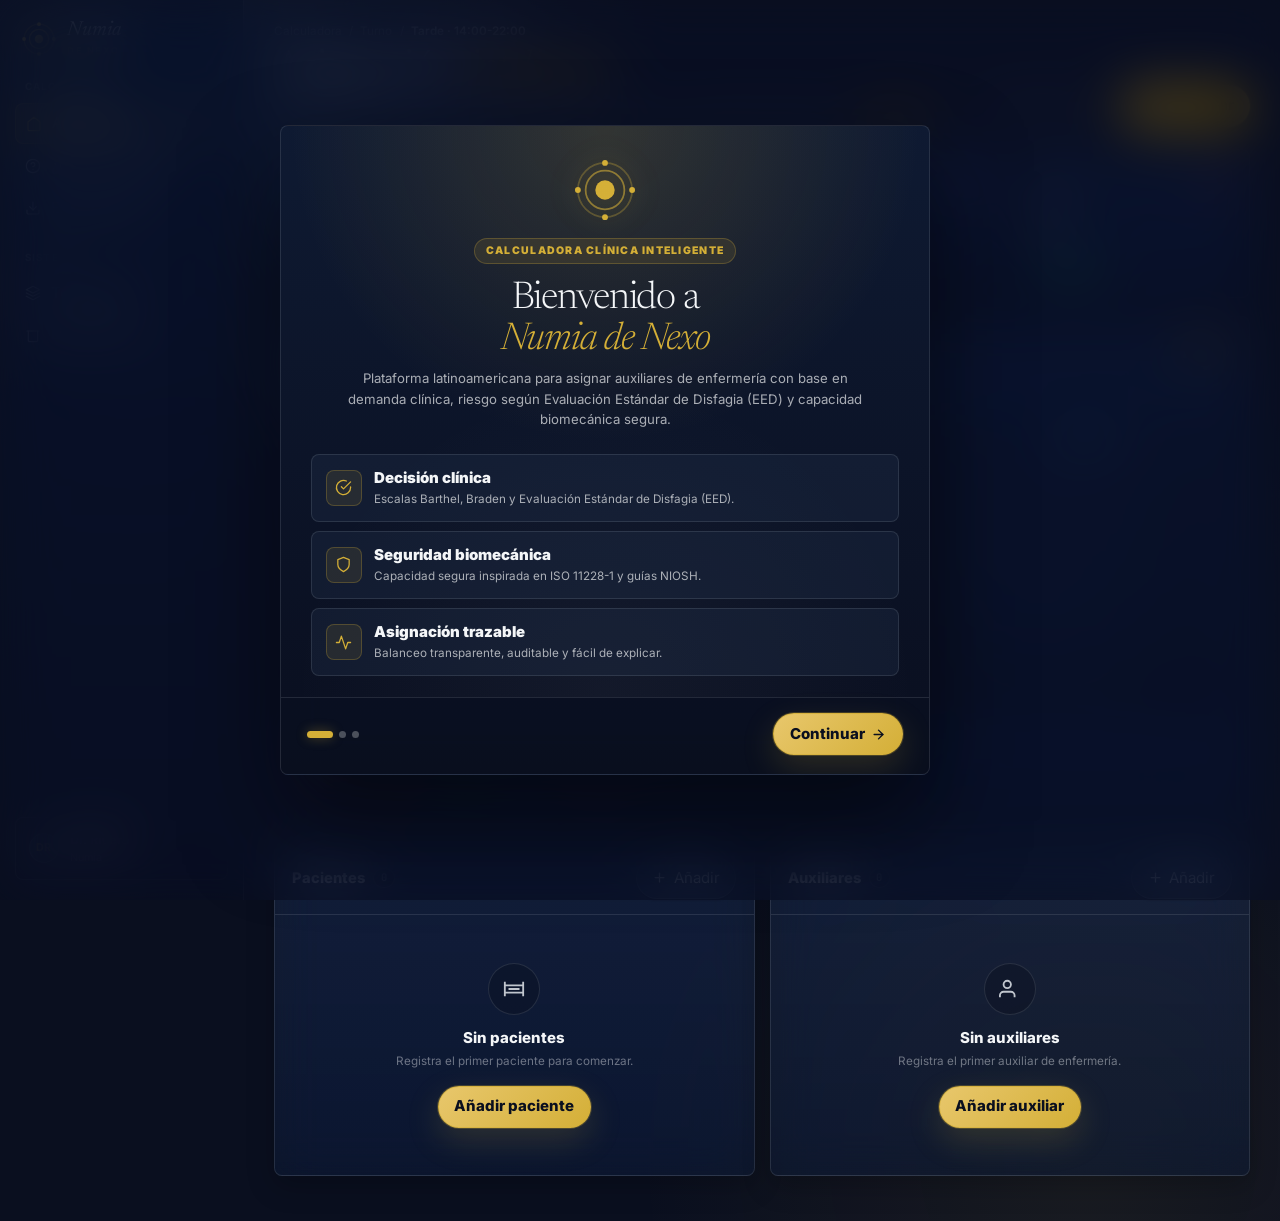
<file: reference/index.html>
﻿<!DOCTYPE html>
<html lang="es">
<head>
  <meta charset="UTF-8">
  <meta name="viewport" content="width=device-width, initial-scale=1.0">
  <title>Numia de Nexo · Calculadora Clínica · v1.1</title>
  <link rel="preconnect" href="https://fonts.googleapis.com">
  <link rel="preconnect" href="https://fonts.gstatic.com" crossorigin>
  <link href="https://fonts.googleapis.com/css2?family=Inter:wght@300;400;500;600;700;800&family=Newsreader:ital,opsz,wght@0,6..72,300;0,6..72,400;1,6..72,300;1,6..72,400&family=JetBrains+Mono:wght@400;500&display=swap" rel="stylesheet">
  <style>
    * {
      box-sizing: border-box;
      margin: 0;
      padding: 0;
      -webkit-font-smoothing: antialiased;
    }

    :root {
      --night: #0a0f1f;
      --midnight: #0f1b33;
      --steel: #23334d;
      --gold: #d4af37;
      --gold-light: #e8c76c;
      --silver: #c0c5cd;
      --off-white: #f4f6f8;
      --line: rgba(192, 197, 205, 0.14);
      --line-strong: rgba(192, 197, 205, 0.24);
      --panel: rgba(15, 27, 51, 0.74);
      --panel-soft: rgba(35, 51, 77, 0.46);
      --muted: rgba(244, 246, 248, 0.68);
      --faint: rgba(244, 246, 248, 0.42);
      --red: #ff6b6b;
      --orange: #ffb547;
      --green: #5fe3a1;
      --blue: #6fa8ff;
      --purple: #c79dff;
      --shadow: 0 22px 54px rgba(0, 0, 0, 0.34);
      --shadow-soft: 0 10px 28px rgba(0, 0, 0, 0.24);
      --ease: cubic-bezier(0.32, 0.72, 0, 1);
    }

    html,
    body {
      min-height: 100%;
      background:
        radial-gradient(circle at 12% 0%, rgba(35, 51, 77, 0.72), transparent 34rem),
        radial-gradient(circle at 85% 95%, rgba(212, 175, 55, 0.08), transparent 30rem),
        var(--night);
      color: var(--off-white);
      font-family: Inter, -apple-system, BlinkMacSystemFont, "Segoe UI", sans-serif;
      font-size: 15px;
      line-height: 1.5;
      overflow-x: hidden;
    }

    button,
    input {
      font: inherit;
    }

    button {
      border: 0;
    }

    ::selection {
      background: rgba(212, 175, 55, 0.32);
      color: var(--off-white);
    }

    .mono {
      font-family: "JetBrains Mono", "SF Mono", Consolas, monospace;
    }

    .serif {
      font-family: Newsreader, Georgia, serif;
    }

    #ambient {
      position: fixed;
      inset: 0;
      z-index: 0;
      pointer-events: none;
      opacity: 0.62;
    }

    .grain {
      position: fixed;
      inset: 0;
      z-index: 1;
      pointer-events: none;
      opacity: 0.045;
      background-image: url("data:image/svg+xml,%3Csvg viewBox='0 0 200 200' xmlns='http://www.w3.org/2000/svg'%3E%3Cfilter id='n'%3E%3CfeTurbulence type='fractalNoise' baseFrequency='0.85' numOctaves='2'/%3E%3C/filter%3E%3Crect width='100%25' height='100%25' filter='url(%23n)'/%3E%3C/svg%3E");
      mix-blend-mode: overlay;
    }

    .progress {
      position: fixed;
      top: 0;
      left: 0;
      right: 0;
      z-index: 3000;
      height: 2px;
      opacity: 0;
      overflow: hidden;
      transition: opacity 0.22s var(--ease);
    }

    .progress.active {
      opacity: 1;
    }

    .progress::before {
      content: "";
      position: absolute;
      inset: 0;
      background: linear-gradient(90deg, transparent, var(--gold), var(--gold-light), var(--gold), transparent);
      background-size: 220% 100%;
      animation: progress 1.1s linear infinite;
      box-shadow: 0 0 14px rgba(212, 175, 55, 0.66);
    }

    @keyframes progress {
      from { background-position: 200% 0; }
      to { background-position: -200% 0; }
    }

    .app {
      position: relative;
      z-index: 10;
      min-height: 100vh;
      display: grid;
      grid-template-columns: 244px minmax(0, 1fr);
    }

    .sidebar {
      position: sticky;
      top: 0;
      height: 100vh;
      padding: 1.35rem 1rem;
      display: flex;
      flex-direction: column;
      gap: 1.45rem;
      border-right: 1px solid var(--line);
      background: linear-gradient(180deg, rgba(15, 27, 51, 0.9), rgba(10, 15, 31, 0.92));
      backdrop-filter: blur(32px) saturate(180%);
    }

    .brand {
      display: flex;
      align-items: center;
      gap: 0.75rem;
      padding: 0 0.45rem;
    }

    .brand-glyph,
    .welcome-glyph {
      filter: drop-shadow(0 0 16px rgba(212, 175, 55, 0.34));
      flex-shrink: 0;
    }

    .brand-glyph {
      width: 34px;
      height: 34px;
    }

    .brand-name {
      display: block;
      font-family: Newsreader, Georgia, serif;
      font-style: italic;
      font-size: 1.35rem;
      line-height: 1;
      color: var(--off-white);
    }

    .brand-tag {
      display: block;
      margin-top: 0.2rem;
      color: var(--gold);
      font-size: 0.62rem;
      font-weight: 700;
      letter-spacing: 0.17em;
      text-transform: uppercase;
    }

    .nav-section {
      display: flex;
      flex-direction: column;
      gap: 0.12rem;
    }

    .nav-label {
      margin: 0 0 0.45rem;
      padding: 0 0.65rem;
      color: var(--faint);
      font-size: 0.66rem;
      font-weight: 700;
      letter-spacing: 0.12em;
      text-transform: uppercase;
    }

    .nav-item,
    .btn {
      transition: transform 0.18s var(--ease), background 0.22s var(--ease), border-color 0.22s var(--ease), color 0.22s var(--ease), box-shadow 0.22s var(--ease);
    }

    .nav-item {
      width: 100%;
      min-height: 38px;
      padding: 0.58rem 0.68rem;
      border-radius: 8px;
      display: flex;
      align-items: center;
      gap: 0.68rem;
      color: var(--muted);
      background: transparent;
      text-align: left;
      cursor: pointer;
    }

    .nav-item:hover,
    .nav-item.active {
      color: var(--off-white);
      background: rgba(35, 51, 77, 0.52);
    }

    .nav-item.active {
      border: 1px solid rgba(212, 175, 55, 0.24);
      background: linear-gradient(135deg, rgba(212, 175, 55, 0.13), rgba(35, 51, 77, 0.34));
    }

    .nav-item svg {
      width: 16px;
      height: 16px;
      color: var(--silver);
      flex-shrink: 0;
    }

    .nav-item.active svg {
      color: var(--gold);
    }

    .badge {
      margin-left: auto;
      padding: 0.12rem 0.48rem;
      border: 1px solid var(--line);
      border-radius: 999px;
      background: rgba(10, 15, 31, 0.54);
      color: var(--silver);
      font-family: "JetBrains Mono", monospace;
      font-size: 0.65rem;
      font-weight: 600;
    }

    .sidebar-footer {
      margin-top: auto;
      padding: 0.85rem;
      display: flex;
      align-items: center;
      gap: 0.72rem;
      border: 1px solid var(--line);
      border-radius: 8px;
      background: rgba(10, 15, 31, 0.46);
    }

    .avatar,
    .aux-avatar {
      display: grid;
      place-items: center;
      border: 1px solid var(--line-strong);
      border-radius: 50%;
      background: linear-gradient(135deg, var(--steel), var(--midnight));
      color: var(--gold);
      font-weight: 700;
    }

    .avatar {
      width: 30px;
      height: 30px;
      font-size: 0.72rem;
    }

    .user-name {
      font-size: 0.84rem;
      font-weight: 700;
    }

    .user-org {
      color: var(--faint);
      font-size: 0.72rem;
    }

    .main {
      width: min(100%, 1440px);
      padding: 1.5rem 2rem 3rem;
    }

    .topbar {
      display: flex;
      align-items: flex-end;
      justify-content: space-between;
      gap: 1rem;
      margin-bottom: 1.5rem;
    }

    .breadcrumb {
      margin-bottom: 0.52rem;
      display: flex;
      align-items: center;
      gap: 0.48rem;
      color: var(--faint);
      font-size: 0.78rem;
    }

    .breadcrumb .current {
      color: var(--silver);
      font-weight: 600;
    }

    .page-title {
      font-family: Newsreader, Georgia, serif;
      font-size: clamp(2rem, 5vw, 2.85rem);
      font-weight: 300;
      letter-spacing: -0.035em;
      line-height: 1.05;
    }

    .page-title em,
    .panel-title em,
    .modal-title em,
    .hero-title em,
    .legal-title em {
      color: var(--gold);
      font-style: italic;
      font-weight: 300;
    }

    .page-subtitle {
      margin-top: 0.55rem;
      max-width: 690px;
      display: flex;
      align-items: center;
      flex-wrap: wrap;
      gap: 0.62rem;
      color: var(--muted);
      font-size: 0.94rem;
    }

    .topbar-actions,
    .panel-actions {
      display: flex;
      align-items: center;
      gap: 0.5rem;
    }

    .btn {
      min-height: 38px;
      padding: 0.58rem 1.02rem;
      display: inline-flex;
      align-items: center;
      justify-content: center;
      gap: 0.45rem;
      border: 1px solid var(--line);
      border-radius: 999px;
      background: rgba(35, 51, 77, 0.48);
      color: var(--off-white);
      box-shadow: 0 1px 2px rgba(0, 0, 0, 0.28);
      cursor: pointer;
      white-space: nowrap;
    }

    .btn:hover {
      transform: translateY(-1px);
      background: rgba(35, 51, 77, 0.68);
      border-color: var(--line-strong);
      box-shadow: var(--shadow-soft);
    }

    .btn:active {
      transform: translateY(0);
    }

    .btn svg {
      width: 15px;
      height: 15px;
    }

    .btn-tinted {
      border-color: rgba(212, 175, 55, 0.72);
      background: linear-gradient(135deg, var(--gold-light), var(--gold));
      color: var(--night);
      font-weight: 800;
      box-shadow: 0 0 0 1px rgba(212, 175, 55, 0.24), 0 12px 34px rgba(212, 175, 55, 0.18);
    }

    .btn-tinted:hover {
      background: linear-gradient(135deg, #f2d786, var(--gold));
      box-shadow: 0 0 0 1px rgba(212, 175, 55, 0.38), 0 16px 40px rgba(212, 175, 55, 0.26);
    }

    .btn-primary {
      border-color: var(--off-white);
      background: var(--off-white);
      color: var(--night);
      font-weight: 800;
    }

    .btn-ghost {
      border-color: transparent;
      background: transparent;
      color: var(--muted);
      box-shadow: none;
    }

    .btn-ghost:hover {
      color: var(--off-white);
      background: rgba(35, 51, 77, 0.48);
      box-shadow: none;
    }

    .btn-icon {
      width: 32px;
      min-height: 32px;
      padding: 0;
    }

    .btn:disabled {
      opacity: 0.44;
      cursor: not-allowed;
      transform: none;
      box-shadow: none;
    }

    .ai-pill,
    .tag,
    .kpi-pip,
    .status-pill,
    .assigned-pill {
      display: inline-flex;
      align-items: center;
      gap: 0.32rem;
      border-radius: 999px;
      border: 1px solid transparent;
      white-space: nowrap;
    }

    .ai-pill {
      padding: 0.25rem 0.62rem;
      border-color: rgba(212, 175, 55, 0.26);
      background: rgba(212, 175, 55, 0.11);
      color: var(--gold);
      font-size: 0.72rem;
      font-weight: 700;
    }

    .ai-pill .dot,
    .assigned-pill .dot {
      width: 6px;
      height: 6px;
      border-radius: 50%;
      background: currentColor;
      box-shadow: 0 0 10px currentColor;
    }

    .kpi-row {
      display: grid;
      grid-template-columns: repeat(4, minmax(0, 1fr));
      gap: 0.85rem;
      margin-bottom: 1.2rem;
    }

    .kpi,
    .matchfield,
    .panel,
    .formula-card,
    .preview-card,
    .modal,
    .onboarding-card {
      border: 1px solid var(--line);
      background: linear-gradient(180deg, rgba(35, 51, 77, 0.43), rgba(15, 27, 51, 0.58));
      box-shadow: var(--shadow-soft);
      backdrop-filter: blur(22px) saturate(180%);
    }

    .kpi {
      min-width: 0;
      padding: 1.05rem 1.16rem;
      border-radius: 8px;
      overflow: hidden;
    }

    .kpi-label {
      margin-bottom: 0.82rem;
      display: flex;
      align-items: center;
      justify-content: space-between;
      gap: 0.7rem;
      color: var(--muted);
      font-size: 0.76rem;
      font-weight: 700;
    }

    .kpi-icon {
      width: 28px;
      height: 28px;
      display: grid;
      place-items: center;
      border: 1px solid var(--line);
      border-radius: 8px;
      background: rgba(10, 15, 31, 0.45);
      color: var(--silver);
      flex-shrink: 0;
    }

    .kpi-icon svg {
      width: 15px;
      height: 15px;
    }

    .kpi-icon.gold { color: var(--gold); background: rgba(212, 175, 55, 0.1); border-color: rgba(212, 175, 55, 0.24); }
    .kpi-icon.blue { color: var(--blue); background: rgba(111, 168, 255, 0.1); border-color: rgba(111, 168, 255, 0.22); }
    .kpi-icon.purple { color: var(--purple); background: rgba(199, 157, 255, 0.1); border-color: rgba(199, 157, 255, 0.22); }
    .kpi-icon.red { color: var(--red); background: rgba(255, 107, 107, 0.1); border-color: rgba(255, 107, 107, 0.22); }

    .kpi-value {
      min-width: 0;
      overflow: hidden;
      text-overflow: ellipsis;
      font-family: Newsreader, Georgia, serif;
      font-size: clamp(2rem, 4.5vw, 2.85rem);
      font-weight: 300;
      letter-spacing: -0.035em;
      line-height: 1;
    }

    .kpi-meta {
      margin-top: 0.55rem;
      min-height: 24px;
      display: flex;
      align-items: center;
      color: var(--faint);
      font-size: 0.77rem;
    }

    .kpi-pip {
      max-width: 100%;
      overflow: hidden;
      text-overflow: ellipsis;
      padding: 0.12rem 0.52rem;
      font-size: 0.7rem;
      font-weight: 800;
    }

    .pip-good { color: var(--green); background: rgba(95, 227, 161, 0.11); border-color: rgba(95, 227, 161, 0.22); }
    .pip-bad { color: var(--red); background: rgba(255, 107, 107, 0.11); border-color: rgba(255, 107, 107, 0.22); }
    .pip-neutral { color: var(--silver); background: rgba(10, 15, 31, 0.42); border-color: var(--line); }

    .matchfield {
      margin-bottom: 1.2rem;
      padding: 1.25rem;
      border-radius: 8px;
      overflow: hidden;
    }

    .matchfield-header {
      margin-bottom: 1rem;
      display: flex;
      justify-content: space-between;
      align-items: flex-start;
      gap: 1rem;
    }

    .matchfield-title {
      font-family: Newsreader, Georgia, serif;
      font-size: 1.42rem;
      font-weight: 300;
      letter-spacing: -0.025em;
    }

    .matchfield-sub {
      margin-top: 0.2rem;
      max-width: 620px;
      color: var(--muted);
      font-size: 0.83rem;
    }

    #matchfield-canvas {
      display: block;
      width: 100%;
      height: 304px;
      border: 1px solid rgba(192, 197, 205, 0.1);
      border-radius: 8px;
      background:
        radial-gradient(circle at 20% 50%, rgba(255, 107, 107, 0.05), transparent 38%),
        radial-gradient(circle at 80% 50%, rgba(111, 168, 255, 0.06), transparent 38%),
        linear-gradient(180deg, rgba(10, 15, 31, 0.46), rgba(10, 15, 31, 0.84));
    }

    .legend {
      margin-top: 0.9rem;
      padding: 0.72rem 0.85rem;
      display: flex;
      flex-wrap: wrap;
      gap: 0.62rem 1.1rem;
      border: 1px solid var(--line);
      border-radius: 8px;
      background: rgba(10, 15, 31, 0.38);
      color: var(--muted);
      font-size: 0.74rem;
    }

    .legend-item {
      display: flex;
      align-items: center;
      gap: 0.42rem;
    }

    .legend-dot {
      width: 9px;
      height: 9px;
      border-radius: 50%;
      box-shadow: 0 0 9px currentColor;
    }

    .legend-line {
      width: 18px;
      height: 2px;
      border-radius: 2px;
    }

    .content-grid {
      display: grid;
      grid-template-columns: minmax(0, 1fr) minmax(0, 1fr);
      gap: 1rem;
    }

    .panel {
      border-radius: 8px;
      overflow: hidden;
      min-width: 0;
    }

    .panel-header {
      padding: 1rem 1.15rem;
      display: flex;
      align-items: center;
      justify-content: space-between;
      gap: 0.85rem;
      border-bottom: 1px solid var(--line);
    }

    .panel-title {
      display: flex;
      align-items: center;
      gap: 0.52rem;
      font-size: 0.98rem;
      font-weight: 800;
    }

    .count {
      padding: 0.1rem 0.46rem;
      border: 1px solid var(--line);
      border-radius: 999px;
      background: rgba(10, 15, 31, 0.42);
      color: var(--faint);
      font-family: "JetBrains Mono", monospace;
      font-size: 0.7rem;
      font-weight: 600;
    }

    .panel-body {
      padding: 0.58rem;
      max-height: 580px;
      overflow-y: auto;
    }

    .data-row {
      margin-bottom: 0.18rem;
      padding: 0.78rem 0.82rem;
      display: grid;
      grid-template-columns: auto minmax(0, 1fr) auto;
      align-items: center;
      gap: 0.78rem;
      border: 1px solid transparent;
      border-radius: 8px;
      transition: background 0.2s var(--ease), border-color 0.2s var(--ease);
    }

    .data-row:hover {
      background: rgba(35, 51, 77, 0.48);
      border-color: var(--line);
    }

    .row-marker {
      width: 38px;
      height: 38px;
      display: grid;
      place-items: center;
      border: 1px solid var(--line);
      border-radius: 8px;
      background: rgba(10, 15, 31, 0.44);
      color: var(--silver);
      font-family: "JetBrains Mono", monospace;
      font-size: 0.77rem;
      font-weight: 800;
    }

    .risk-severe .row-marker { color: var(--red); background: rgba(255, 107, 107, 0.11); border-color: rgba(255, 107, 107, 0.24); }
    .risk-moderate .row-marker { color: var(--orange); background: rgba(255, 181, 71, 0.11); border-color: rgba(255, 181, 71, 0.24); }
    .risk-mild .row-marker { color: var(--green); background: rgba(95, 227, 161, 0.11); border-color: rgba(95, 227, 161, 0.24); }

    .row-content {
      min-width: 0;
    }

    .row-title {
      margin-bottom: 0.22rem;
      overflow: hidden;
      text-overflow: ellipsis;
      white-space: nowrap;
      font-weight: 800;
      letter-spacing: -0.01em;
    }

    .row-meta {
      display: flex;
      align-items: center;
      flex-wrap: wrap;
      gap: 0.46rem;
      color: var(--faint);
      font-size: 0.74rem;
    }

    .meta-dot {
      width: 3px;
      height: 3px;
      border-radius: 50%;
      background: rgba(244, 246, 248, 0.26);
    }

    .tag {
      padding: 0.12rem 0.46rem;
      font-size: 0.64rem;
      font-weight: 900;
      letter-spacing: 0.05em;
      text-transform: uppercase;
    }

    .tag-severe { color: var(--red); background: rgba(255, 107, 107, 0.11); border-color: rgba(255, 107, 107, 0.22); }
    .tag-moderate { color: var(--orange); background: rgba(255, 181, 71, 0.11); border-color: rgba(255, 181, 71, 0.22); }
    .tag-mild { color: var(--green); background: rgba(95, 227, 161, 0.11); border-color: rgba(95, 227, 161, 0.22); }
    .tag-out { color: var(--silver); background: rgba(10, 15, 31, 0.42); border-color: var(--line); }
    .tag-bronco { color: var(--purple); background: rgba(199, 157, 255, 0.11); border-color: rgba(199, 157, 255, 0.22); }

    .row-action {
      display: flex;
      align-items: center;
      gap: 0.3rem;
    }

    .row-link {
      color: var(--gold);
      font-size: 0.78rem;
      font-weight: 800;
      white-space: nowrap;
    }

    .row-link.unassigned {
      color: var(--red);
    }

    .aux-card {
      margin-bottom: 0.64rem;
      padding: 0.96rem;
      border: 1px solid var(--line);
      border-radius: 8px;
      background: linear-gradient(180deg, rgba(35, 51, 77, 0.42), rgba(15, 27, 51, 0.38));
    }

    .aux-card.status-overload {
      border-color: rgba(255, 107, 107, 0.26);
      background: linear-gradient(180deg, rgba(255, 107, 107, 0.09), rgba(15, 27, 51, 0.42));
    }

    .aux-header {
      margin-bottom: 0.82rem;
      display: flex;
      justify-content: space-between;
      align-items: flex-start;
      gap: 0.8rem;
    }

    .aux-identity {
      min-width: 0;
      display: flex;
      align-items: center;
      gap: 0.72rem;
    }

    .aux-avatar {
      width: 36px;
      height: 36px;
      color: var(--silver);
      font-size: 0.77rem;
    }

    .aux-name {
      overflow: hidden;
      text-overflow: ellipsis;
      white-space: nowrap;
      font-weight: 800;
    }

    .aux-spec {
      margin-top: 0.12rem;
      color: var(--faint);
      font-family: "JetBrains Mono", monospace;
      font-size: 0.7rem;
    }

    .aux-insights {
      margin: 0.72rem 0 0.64rem;
      display: grid;
      grid-template-columns: repeat(3, minmax(0, 1fr));
      gap: 0.42rem;
    }

    .aux-insight {
      min-width: 0;
      padding: 0.5rem 0.55rem;
      border: 1px solid var(--line);
      border-radius: 8px;
      background: rgba(10, 15, 31, 0.34);
    }

    .aux-insight span {
      display: block;
      color: var(--faint);
      font-size: 0.62rem;
      font-weight: 800;
      letter-spacing: 0.08em;
      text-transform: uppercase;
    }

    .aux-insight strong {
      display: block;
      margin-top: 0.16rem;
      overflow: hidden;
      text-overflow: ellipsis;
      white-space: nowrap;
      color: var(--off-white);
      font-family: "JetBrains Mono", monospace;
      font-size: 0.82rem;
    }

    .aux-recommendation {
      margin-top: 0.7rem;
      padding: 0.68rem 0.76rem;
      display: grid;
      gap: 0.18rem;
      border: 1px solid var(--line);
      border-radius: 8px;
      background: rgba(10, 15, 31, 0.34);
    }

    .aux-recommendation strong {
      font-size: 0.78rem;
      letter-spacing: -0.01em;
    }

    .aux-recommendation span {
      color: var(--muted);
      font-size: 0.74rem;
      line-height: 1.42;
    }

    .aux-recommendation.good {
      border-color: rgba(95, 227, 161, 0.2);
      background: rgba(95, 227, 161, 0.08);
    }

    .aux-recommendation.watch {
      border-color: rgba(255, 181, 71, 0.24);
      background: rgba(255, 181, 71, 0.09);
    }

    .aux-recommendation.danger {
      border-color: rgba(255, 107, 107, 0.28);
      background: rgba(255, 107, 107, 0.1);
    }

    .aux-recommendation.good strong { color: var(--green); }
    .aux-recommendation.watch strong { color: var(--orange); }
    .aux-recommendation.danger strong { color: var(--red); }

    .status-pill {
      padding: 0.16rem 0.52rem;
      font-size: 0.64rem;
      font-weight: 900;
      letter-spacing: 0.05em;
      text-transform: uppercase;
    }

    .status-libre { color: var(--green); background: rgba(95, 227, 161, 0.11); border-color: rgba(95, 227, 161, 0.22); }
    .status-ok { color: var(--blue); background: rgba(111, 168, 255, 0.11); border-color: rgba(111, 168, 255, 0.22); }
    .status-full { color: var(--orange); background: rgba(255, 181, 71, 0.11); border-color: rgba(255, 181, 71, 0.22); }
    .status-overload { color: var(--red); background: rgba(255, 107, 107, 0.11); border-color: rgba(255, 107, 107, 0.22); }

    .capacity-meta {
      margin-bottom: 0.42rem;
      display: flex;
      justify-content: space-between;
      color: var(--faint);
      font-size: 0.73rem;
    }

    .capacity-meta strong {
      color: var(--off-white);
      font-family: "JetBrains Mono", monospace;
    }

    .capacity-track {
      height: 6px;
      overflow: hidden;
      border: 1px solid var(--line);
      border-radius: 999px;
      background: rgba(10, 15, 31, 0.5);
    }

    .capacity-fill {
      height: 100%;
      border-radius: 999px;
      background: var(--blue);
      box-shadow: 0 0 10px currentColor;
      transition: width 0.4s var(--ease), background 0.2s var(--ease);
    }

    .fill-libre { background: var(--green); }
    .fill-ok { background: var(--blue); }
    .fill-full { background: var(--orange); }
    .fill-overload { background: var(--red); }

    .assigned-list {
      min-height: 32px;
      margin-top: 0.72rem;
      padding-top: 0.64rem;
      display: flex;
      align-items: center;
      flex-wrap: wrap;
      gap: 0.34rem;
      border-top: 1px solid var(--line);
    }

    .assigned-pill {
      padding: 0.22rem 0.56rem;
      border-color: var(--line);
      background: rgba(10, 15, 31, 0.45);
      color: var(--off-white);
      font-size: 0.72rem;
      font-weight: 700;
    }

    .empty-list,
    .empty-msg {
      color: var(--faint);
      font-size: 0.78rem;
    }

    .empty {
      padding: 2.6rem 1rem;
      text-align: center;
    }

    .empty-icon {
      width: 52px;
      height: 52px;
      margin: 0 auto 0.86rem;
      display: grid;
      place-items: center;
      border: 1px solid var(--line);
      border-radius: 50%;
      background: rgba(10, 15, 31, 0.4);
      color: var(--silver);
    }

    .empty-title {
      margin-bottom: 0.22rem;
      font-weight: 800;
    }

    .modal-backdrop,
    .onboarding-backdrop {
      position: fixed;
      inset: 0;
      z-index: 1000;
      display: flex;
      align-items: center;
      justify-content: center;
      padding: 1rem;
      background: rgba(10, 15, 31, 0.72);
      backdrop-filter: blur(26px) saturate(180%);
      opacity: 0;
      pointer-events: none;
      transition: opacity 0.24s var(--ease);
    }

    .modal-backdrop.active,
    .onboarding-backdrop {
      opacity: 1;
      pointer-events: auto;
    }

    .onboarding-backdrop.hidden {
      opacity: 0;
      pointer-events: none;
    }

    .modal,
    .onboarding-card {
      width: min(100%, 650px);
      max-height: 92vh;
      overflow-y: auto;
      border-radius: 8px;
      background: linear-gradient(180deg, rgba(15, 27, 51, 0.96), rgba(10, 15, 31, 0.96));
      box-shadow: 0 46px 94px rgba(0, 0, 0, 0.55);
      transform: translateY(14px) scale(0.98);
      transition: transform 0.26s var(--ease);
    }

    .modal-backdrop.active .modal,
    .onboarding-backdrop:not(.hidden) .onboarding-card {
      transform: translateY(0) scale(1);
    }

    .modal-header,
    .legal-header {
      padding: 1.55rem 1.75rem 1.1rem;
      border-bottom: 1px solid var(--line);
    }

    .modal-title,
    .hero-title,
    .legal-title {
      font-family: Newsreader, Georgia, serif;
      color: var(--off-white);
      font-weight: 300;
      letter-spacing: -0.033em;
      line-height: 1.08;
    }

    .modal-title {
      font-size: 1.72rem;
    }

    .modal-subtitle,
    .hero-sub,
    .legal-meta {
      margin-top: 0.44rem;
      color: var(--muted);
      font-size: 0.88rem;
    }

    .modal-body {
      padding: 1.35rem 1.75rem;
    }

    .modal-footer,
    .onboarding-footer {
      padding: 1rem 1.75rem 1.25rem;
      display: flex;
      align-items: center;
      justify-content: flex-end;
      gap: 0.5rem;
      border-top: 1px solid var(--line);
      background: rgba(10, 15, 31, 0.36);
    }

    .form-grid {
      display: grid;
      grid-template-columns: minmax(0, 1fr) minmax(0, 1fr);
      gap: 0.88rem;
    }

    .form-grid .full {
      grid-column: 1 / -1;
    }

    .field {
      display: flex;
      flex-direction: column;
      gap: 0.35rem;
    }

    .field-label {
      display: flex;
      justify-content: space-between;
      gap: 0.5rem;
      color: var(--off-white);
      font-size: 0.78rem;
      font-weight: 700;
    }

    .field-hint {
      color: var(--faint);
      font-weight: 500;
    }

    .input,
    .scale-input {
      width: 100%;
      min-height: 42px;
      border: 1px solid var(--line-strong);
      border-radius: 8px;
      background: rgba(10, 15, 31, 0.62);
      color: var(--off-white);
      outline: none;
      transition: border-color 0.18s var(--ease), box-shadow 0.18s var(--ease), background 0.18s var(--ease);
    }

    .input {
      padding: 0.68rem 0.86rem;
    }

    .input:focus,
    .scale-input:focus {
      border-color: var(--gold);
      background: rgba(10, 15, 31, 0.86);
      box-shadow: 0 0 0 3px rgba(212, 175, 55, 0.12);
    }

    .input::placeholder {
      color: rgba(244, 246, 248, 0.28);
    }

    .form-section-header {
      margin: 1.25rem 0 0.64rem;
      padding-top: 1.1rem;
      display: flex;
      align-items: center;
      justify-content: space-between;
      gap: 1rem;
      border-top: 1px solid var(--line);
    }

    .form-section-header:first-child {
      margin-top: 0;
      padding-top: 0;
      border-top: 0;
    }

    .form-section-title {
      color: var(--gold);
      font-size: 0.7rem;
      font-weight: 900;
      letter-spacing: 0.12em;
      text-transform: uppercase;
    }

    .form-section-meta {
      color: var(--faint);
      font-size: 0.7rem;
    }

    .scale-row,
    .bronco-row,
    .consent-row,
    .pillar,
    .tour-step {
      border: 1px solid var(--line);
      border-radius: 8px;
      background: rgba(35, 51, 77, 0.32);
      transition: background 0.18s var(--ease), border-color 0.18s var(--ease);
    }

    .scale-row {
      margin-bottom: 0.44rem;
      padding: 0.76rem 0.9rem;
      display: grid;
      grid-template-columns: minmax(0, 1fr) auto;
      align-items: center;
      gap: 0.8rem;
    }

    .scale-row.complete {
      border-color: rgba(212, 175, 55, 0.25);
      background: rgba(212, 175, 55, 0.07);
    }

    .scale-info strong {
      display: block;
      font-size: 0.86rem;
    }

    .scale-info span {
      display: block;
      margin-top: 0.1rem;
      color: var(--faint);
      font-size: 0.72rem;
    }

    .scale-input {
      width: 78px;
      padding: 0.48rem 0.5rem;
      text-align: center;
      color: var(--gold);
      font-family: "JetBrains Mono", monospace;
      font-weight: 800;
    }

    .bronco-row,
    .consent-row {
      cursor: pointer;
    }

    .bronco-row {
      margin-bottom: 0.42rem;
      padding: 0.72rem 0.82rem;
      display: flex;
      align-items: center;
      gap: 0.76rem;
    }

    .bronco-row:hover,
    .consent-row:hover,
    .scale-row:hover {
      border-color: var(--line-strong);
      background: rgba(35, 51, 77, 0.48);
    }

    .bronco-row.active {
      border-color: rgba(199, 157, 255, 0.28);
      background: rgba(199, 157, 255, 0.1);
    }

    .bronco-icon {
      width: 32px;
      height: 32px;
      display: grid;
      place-items: center;
      border: 1px solid var(--line);
      border-radius: 8px;
      background: rgba(10, 15, 31, 0.5);
      color: var(--silver);
      flex-shrink: 0;
    }

    .bronco-row.active .bronco-icon {
      border-color: var(--purple);
      background: var(--purple);
      color: var(--night);
    }

    .bronco-icon svg {
      width: 15px;
      height: 15px;
    }

    .bronco-info {
      flex: 1;
      min-width: 0;
    }

    .bronco-info strong {
      display: block;
      font-size: 0.84rem;
      line-height: 1.28;
    }

    .bronco-info span {
      display: block;
      margin-top: 0.1rem;
      color: var(--faint);
      font-size: 0.72rem;
    }

    .toggle {
      position: relative;
      width: 42px;
      height: 26px;
      border: 1px solid var(--line-strong);
      border-radius: 999px;
      background: rgba(192, 197, 205, 0.14);
      flex-shrink: 0;
    }

    .toggle::after {
      content: "";
      position: absolute;
      top: 2px;
      left: 2px;
      width: 20px;
      height: 20px;
      border-radius: 50%;
      background: var(--off-white);
      box-shadow: 0 2px 6px rgba(0, 0, 0, 0.42);
      transition: transform 0.22s cubic-bezier(0.34, 1.56, 0.64, 1);
    }

    .toggle.on {
      border-color: var(--purple);
      background: var(--purple);
    }

    .toggle.on::after {
      transform: translateX(16px);
    }

    .preview-card {
      margin-top: 1.18rem;
      padding: 1rem 1.06rem;
      border-radius: 8px;
      background: linear-gradient(180deg, rgba(35, 51, 77, 0.5), rgba(15, 27, 51, 0.58));
    }

    .preview-label,
    .formula-title,
    .hero-eyebrow,
    .legal-badge {
      color: var(--gold);
      font-size: 0.7rem;
      font-weight: 900;
      letter-spacing: 0.12em;
      text-transform: uppercase;
    }

    .preview-label {
      margin-bottom: 0.75rem;
      display: flex;
      align-items: center;
      gap: 0.38rem;
    }

    .preview-grid {
      display: grid;
      grid-template-columns: repeat(3, minmax(0, 1fr));
      gap: 0.7rem;
      text-align: center;
    }

    .preview-stat-value {
      min-height: 36px;
      display: grid;
      place-items: center;
      font-family: Newsreader, Georgia, serif;
      font-size: 1.8rem;
      font-weight: 300;
      line-height: 1;
    }

    .preview-stat-value.small {
      font-family: Inter, sans-serif;
      font-size: 0.98rem;
      font-weight: 900;
      letter-spacing: -0.01em;
    }

    .preview-stat-label {
      margin-top: 0.3rem;
      color: var(--faint);
      font-size: 0.64rem;
      font-weight: 800;
      letter-spacing: 0.1em;
      text-transform: uppercase;
    }

    .preview-explain {
      display: none;
      margin-top: 0.85rem;
      padding-top: 0.8rem;
      border-top: 1px solid var(--line);
      color: var(--muted);
      font-size: 0.78rem;
      line-height: 1.58;
    }

    .preview-explain.show {
      display: block;
    }

    .preview-explain strong,
    .formula-card strong,
    .legal-section strong {
      color: var(--off-white);
    }

    code {
      padding: 0.08rem 0.36rem;
      border: 1px solid var(--line);
      border-radius: 5px;
      background: rgba(10, 15, 31, 0.58);
      color: var(--gold);
      font-family: "JetBrains Mono", monospace;
      font-size: 0.74rem;
    }

    .formula-card {
      margin-bottom: 0.76rem;
      padding: 1rem 1.08rem;
      border-radius: 8px;
      color: var(--muted);
      font-size: 0.85rem;
    }

    .formula-title {
      margin-bottom: 0.5rem;
    }

    .toast-container {
      position: fixed;
      right: 1.2rem;
      bottom: 1.2rem;
      z-index: 2200;
      display: flex;
      flex-direction: column;
      gap: 0.5rem;
    }

    .toast {
      min-width: min(340px, calc(100vw - 2rem));
      padding: 0.88rem 1rem;
      display: flex;
      align-items: center;
      gap: 0.76rem;
      border: 1px solid var(--line-strong);
      border-radius: 8px;
      background: linear-gradient(180deg, rgba(35, 51, 77, 0.96), rgba(15, 27, 51, 0.98));
      box-shadow: var(--shadow);
      animation: toastIn 0.25s var(--ease);
    }

    @keyframes toastIn {
      from { opacity: 0; transform: translateY(12px) scale(0.98); }
      to { opacity: 1; transform: translateY(0) scale(1); }
    }

    .toast-icon {
      width: 30px;
      height: 30px;
      display: grid;
      place-items: center;
      border: 1px solid rgba(95, 227, 161, 0.25);
      border-radius: 8px;
      background: rgba(95, 227, 161, 0.12);
      color: var(--green);
      flex-shrink: 0;
    }

    .toast-icon.warn {
      border-color: rgba(255, 181, 71, 0.25);
      background: rgba(255, 181, 71, 0.12);
      color: var(--orange);
    }

    .toast-title {
      font-weight: 900;
      font-size: 0.88rem;
    }

    .toast-msg {
      margin-top: 0.12rem;
      color: var(--muted);
      font-size: 0.76rem;
    }

    .onboarding-screen {
      display: none;
      width: min(100%, 720px);
    }

    .onboarding-screen.active {
      display: block;
      animation: screenIn 0.25s var(--ease);
    }

    @keyframes screenIn {
      from { opacity: 0; transform: translateY(12px); }
      to { opacity: 1; transform: translateY(0); }
    }

    .screen-hero {
      position: relative;
      padding: 2.2rem 2rem 1.4rem;
      text-align: center;
      overflow: hidden;
    }

    .screen-hero::before {
      content: "";
      position: absolute;
      inset: 0;
      pointer-events: none;
      background:
        radial-gradient(circle at 50% 0%, rgba(212, 175, 55, 0.18), transparent 48%),
        radial-gradient(circle at 50% 100%, rgba(192, 197, 205, 0.05), transparent 48%);
    }

    .screen-hero > * {
      position: relative;
      z-index: 1;
    }

    .welcome-glyph {
      width: 62px;
      height: 62px;
      margin: 0 auto 1.1rem;
    }

    .hero-eyebrow,
    .legal-badge {
      display: inline-flex;
      align-items: center;
      gap: 0.4rem;
      padding: 0.3rem 0.74rem;
      border: 1px solid rgba(212, 175, 55, 0.26);
      border-radius: 999px;
      background: rgba(212, 175, 55, 0.11);
    }

    .hero-title {
      margin-top: 0.95rem;
      font-size: clamp(1.9rem, 7vw, 2.55rem);
    }

    .hero-sub {
      max-width: 540px;
      margin-left: auto;
      margin-right: auto;
      line-height: 1.58;
    }

    .hero-pillars,
    .tour-steps {
      margin-top: 1.55rem;
      display: grid;
      gap: 0.58rem;
      text-align: left;
    }

    .pillar,
    .tour-step {
      padding: 0.82rem 0.9rem;
      display: grid;
      grid-template-columns: auto minmax(0, 1fr);
      align-items: center;
      gap: 0.82rem;
    }

    .pillar-icon,
    .tour-step-num {
      width: 36px;
      height: 36px;
      display: grid;
      place-items: center;
      border: 1px solid rgba(212, 175, 55, 0.26);
      border-radius: 8px;
      background: rgba(212, 175, 55, 0.1);
      color: var(--gold);
      flex-shrink: 0;
    }

    .pillar-icon svg {
      width: 17px;
      height: 17px;
    }

    .tour-step-num {
      border-radius: 50%;
      font-family: "JetBrains Mono", monospace;
      font-weight: 900;
    }

    .pillar-text strong,
    .tour-step-title {
      display: block;
      font-weight: 900;
    }

    .pillar-text span,
    .tour-step-desc {
      display: block;
      margin-top: 0.12rem;
      color: var(--muted);
      font-size: 0.78rem;
    }

    .legal-card {
      width: min(100%, 760px);
    }

    .legal-title {
      margin-top: 0.9rem;
      font-size: 2rem;
    }

    .legal-meta {
      font-family: "JetBrains Mono", monospace;
      font-size: 0.76rem;
    }

    .legal-scroll {
      max-height: min(360px, 42vh);
      overflow-y: auto;
      padding: 1.15rem 1.75rem;
      border-bottom: 1px solid var(--line);
      background: rgba(10, 15, 31, 0.32);
    }

    .legal-section {
      margin-bottom: 1.22rem;
      color: var(--muted);
      font-size: 0.84rem;
      line-height: 1.6;
    }

    .legal-section:last-child {
      margin-bottom: 0;
    }

    .legal-section h3 {
      margin-bottom: 0.35rem;
      color: var(--off-white);
      font-size: 0.88rem;
    }

    .legal-section p,
    .legal-section li {
      margin-bottom: 0.45rem;
    }

    .legal-section ul {
      margin: 0.35rem 0 0.6rem;
      padding-left: 1.2rem;
    }

    .legal-consent {
      padding: 1rem 1.75rem;
      display: grid;
      gap: 0.58rem;
      background: rgba(15, 27, 51, 0.36);
    }

    .consent-row {
      padding: 0.68rem 0.82rem;
      display: flex;
      align-items: flex-start;
      gap: 0.7rem;
    }

    .consent-row.checked {
      border-color: rgba(212, 175, 55, 0.32);
      background: rgba(212, 175, 55, 0.08);
    }

    .consent-check {
      position: relative;
      width: 22px;
      height: 22px;
      margin-top: 1px;
      border: 1.5px solid var(--faint);
      border-radius: 6px;
      background: rgba(10, 15, 31, 0.62);
      flex-shrink: 0;
    }

    .consent-check::after {
      content: "";
      position: absolute;
      left: 7px;
      top: 3px;
      width: 6px;
      height: 11px;
      border: solid var(--night);
      border-width: 0 2px 2px 0;
      transform: rotate(45deg) scale(0);
      transition: transform 0.18s var(--ease);
    }

    .consent-row.checked .consent-check {
      border-color: var(--gold);
      background: var(--gold);
    }

    .consent-row.checked .consent-check::after {
      transform: rotate(45deg) scale(1);
    }

    .consent-text {
      color: var(--muted);
      font-size: 0.84rem;
      user-select: none;
    }

    .step-indicator {
      margin-right: auto;
      display: flex;
      align-items: center;
      gap: 0.38rem;
    }

    .step-dot {
      width: 7px;
      height: 7px;
      border-radius: 50%;
      background: rgba(244, 246, 248, 0.28);
      transition: width 0.2s var(--ease), background 0.2s var(--ease);
    }

    .step-dot.active {
      width: 26px;
      border-radius: 999px;
      background: var(--gold);
      box-shadow: 0 0 12px rgba(212, 175, 55, 0.34);
    }

    ::-webkit-scrollbar {
      width: 8px;
      height: 8px;
    }

    ::-webkit-scrollbar-track {
      background: transparent;
    }

    ::-webkit-scrollbar-thumb {
      border-radius: 999px;
      background: rgba(192, 197, 205, 0.17);
    }

    ::-webkit-scrollbar-thumb:hover {
      background: rgba(212, 175, 55, 0.4);
    }

    .mobile-actions {
      display: none;
    }

    @media (max-width: 1100px) {
      .mobile-actions {
        display: grid;
        grid-template-columns: repeat(3, 1fr);
        gap: 0.5rem;
        margin-top: 1rem;
      }
      .app {
        grid-template-columns: 1fr;
      }

      .sidebar {
        display: none;
      }

      .kpi-row {
        grid-template-columns: repeat(2, minmax(0, 1fr));
      }

      .content-grid {
        grid-template-columns: 1fr;
      }
    }

    @media (max-width: 760px) {
      .main {
        padding: 1rem 1rem 2.5rem;
      }

      .topbar,
      .matchfield-header {
        flex-direction: column;
        align-items: stretch;
      }

      .topbar-actions {
        display: grid;
        grid-template-columns: 1fr 1fr;
      }

      .kpi-row {
        gap: 0.55rem;
      }

      .kpi {
        padding: 0.85rem;
      }

      .kpi-label {
        font-size: 0.7rem;
      }

      .kpi-value {
        font-size: clamp(1.55rem, 7vw, 2.08rem);
      }

      .matchfield {
        padding: 1rem;
      }

      #matchfield-canvas {
        height: 286px;
      }

      .panel-body {
        max-height: none;
      }

      .modal-backdrop {
        align-items: flex-end;
        padding: 0.5rem;
      }

      .modal {
        max-height: 94vh;
      }

      .modal-header,
      .modal-body,
      .modal-footer,
      .screen-hero,
      .legal-header,
      .legal-scroll,
      .legal-consent,
      .onboarding-footer {
        padding-left: 1.1rem;
        padding-right: 1.1rem;
      }

      .form-grid {
        grid-template-columns: 1fr;
      }

      .modal-footer,
      .onboarding-footer {
        flex-direction: column-reverse;
        align-items: stretch;
      }

      .step-indicator {
        margin: 0 auto 0.42rem;
      }
    }

    @media (max-width: 420px) {
      .mobile-actions {
        grid-template-columns: 1fr;
      }
      .kpi-row {
        grid-template-columns: 1fr;
      }

      .topbar-actions {
        grid-template-columns: 1fr;
      }

      .data-row {
        grid-template-columns: auto minmax(0, 1fr);
      }

      .row-action {
        grid-column: 1 / -1;
        justify-content: flex-end;
      }

      .aux-insights {
        grid-template-columns: 1fr;
      }
    }
      .skip-link {
      position: absolute;
      top: -40px;
      left: 0;
      background: var(--sapphire-400);
      color: white;
      padding: 8px;
      z-index: 10000;
      text-decoration: none;
      font-weight: 500;
      transition: top 0.2s;
    }
    .skip-link:focus {
      top: 0;
    }

    :focus-visible {
      outline: 2px solid var(--sapphire-400);
      outline-offset: 2px;
    }
  </style>
</head>
<body>
  <a href="#main-content" class="skip-link">Saltar al contenido principal</a>
  <canvas id="ambient" aria-hidden="true"></canvas>
  <div class="grain"></div>
  <div class="progress" id="progress-bar"></div>

  <div class="onboarding-backdrop" id="onboarding" role="dialog" aria-modal="true" aria-label="Bienvenida, términos y guía de Numia" tabindex="-1">
    <section class="onboarding-screen active" id="screen-welcome">
      <div class="onboarding-card">
        <div class="screen-hero">
          <div class="welcome-glyph" aria-hidden="true">
            <svg viewBox="0 0 64 64" fill="none">
              <defs>
                <linearGradient id="welcomeGradient" x1="0" y1="0" x2="64" y2="64">
                  <stop offset="0" stop-color="#D4AF37"/>
                  <stop offset="1" stop-color="#E8C76C"/>
                </linearGradient>
              </defs>
              <circle cx="32" cy="32" r="28" stroke="url(#welcomeGradient)" stroke-width="1.8" opacity="0.3"/>
              <circle cx="32" cy="32" r="20" stroke="url(#welcomeGradient)" stroke-width="1.8" opacity="0.58"/>
              <circle cx="32" cy="32" r="10" fill="url(#welcomeGradient)"/>
              <circle cx="32" cy="4" r="3" fill="#D4AF37"/>
              <circle cx="60" cy="32" r="3" fill="#D4AF37"/>
              <circle cx="32" cy="60" r="3" fill="#D4AF37"/>
              <circle cx="4" cy="32" r="3" fill="#D4AF37"/>
            </svg>
          </div>

          <span class="hero-eyebrow">Calculadora clínica inteligente</span>
          <h1 class="hero-title">Bienvenido a<br><em>Numia de Nexo</em></h1>
          <p class="hero-sub">
            Plataforma latinoamericana para asignar auxiliares de enfermería con base en demanda clínica,
            riesgo según Evaluación Estándar de Disfagia (EED) y capacidad biomecánica segura.
          </p>

          <div class="hero-pillars">
            <div class="pillar">
              <div class="pillar-icon">
                <svg viewBox="0 0 24 24" fill="none" stroke="currentColor" stroke-width="1.8" stroke-linecap="round" stroke-linejoin="round"><path d="M22 11.08V12a10 10 0 1 1-5.93-9.14"/><polyline points="22 4 12 14.01 9 11.01"/></svg>
              </div>
              <div class="pillar-text">
                <strong>Decisión clínica</strong>
                <span>Escalas Barthel, Braden y Evaluación Estándar de Disfagia (EED).</span>
              </div>
            </div>
            <div class="pillar">
              <div class="pillar-icon">
                <svg viewBox="0 0 24 24" fill="none" stroke="currentColor" stroke-width="1.8" stroke-linecap="round" stroke-linejoin="round"><path d="M12 22s8-4 8-10V5l-8-3-8 3v7c0 6 8 10 8 10z"/></svg>
              </div>
              <div class="pillar-text">
                <strong>Seguridad biomecánica</strong>
                <span>Capacidad segura inspirada en ISO 11228-1 y guías NIOSH.</span>
              </div>
            </div>
            <div class="pillar">
              <div class="pillar-icon">
                <svg viewBox="0 0 24 24" fill="none" stroke="currentColor" stroke-width="1.8" stroke-linecap="round" stroke-linejoin="round"><polyline points="22 12 18 12 15 21 9 3 6 12 2 12"/></svg>
              </div>
              <div class="pillar-text">
                <strong>Asignación trazable</strong>
                <span>Balanceo transparente, auditable y fácil de explicar.</span>
              </div>
            </div>
          </div>
        </div>
        <footer class="onboarding-footer">
          <div class="step-indicator" aria-label="Paso 1 de 3">
            <span class="step-dot active"></span>
            <span class="step-dot"></span>
            <span class="step-dot"></span>
          </div>
          <button class="btn btn-tinted" type="button" onclick="goToScreen('legal')">
            Continuar
            <svg viewBox="0 0 24 24" fill="none" stroke="currentColor" stroke-width="2.2" stroke-linecap="round" stroke-linejoin="round"><line x1="5" y1="12" x2="19" y2="12"/><polyline points="12 5 19 12 12 19"/></svg>
          </button>
        </footer>
      </div>
    </section>

    <section class="onboarding-screen" id="screen-legal" hidden inert aria-hidden="true">
      <div class="onboarding-card legal-card">
        <header class="legal-header">
          <span class="legal-badge">
            <svg viewBox="0 0 24 24" width="13" height="13" fill="none" stroke="currentColor" stroke-width="2" stroke-linecap="round" stroke-linejoin="round"><path d="M12 22s8-4 8-10V5l-8-3-8 3v7c0 6 8 10 8 10z"/></svg>
            Marco legal
          </span>
          <h2 class="legal-title">Términos, condiciones<br>y <em>política de datos</em></h2>
          <p class="legal-meta">Numia de Nexo · Ley 1581 de 2012 · República de Colombia</p>
        </header>

        <div class="legal-scroll" id="legal-scroll" tabindex="0" role="region" aria-label="Texto de términos y política de datos">
          <article class="legal-section">
            <h3>1. Naturaleza y propósito de Numia</h3>
            <p><strong>Numia de Nexo</strong> es una herramienta digital de apoyo a la decisión clínica para asistir a profesionales de la salud en la asignación de auxiliares de enfermería.</p>
            <p><strong>Numia no reemplaza el juicio clínico profesional.</strong> Las recomendaciones son orientativas y deben ser validadas por personal calificado.</p>
          </article>
          <article class="legal-section">
            <h3>2. Tratamiento de datos personales</h3>
            <p>En cumplimiento de la <strong>Ley Estatutaria 1581 de 2012</strong> y el <strong>Decreto 1377 de 2013</strong>, Numia recolecta únicamente la información necesaria para su operación.</p>
            <ul>
              <li>Identificación interna del paciente: cama, alias o iniciales.</li>
              <li>Datos clínicos: peso, Barthel, Braden y factores de la Evaluación Estándar de Disfagia (EED).</li>
              <li>Datos del personal: nombre, identificador de turno y peso corporal.</li>
            </ul>
            <p><strong>Numia no almacena cédula, historia clínica completa ni diagnósticos detallados.</strong> Toda la información es tratada bajo estrictos estándares de confidencialidad.</p>
          </article>
          <article class="legal-section">
            <h3>3. Derechos del titular</h3>
            <p>Todo titular puede conocer, actualizar, rectificar o solicitar supresión de sus datos, así como presentar quejas ante la Superintendencia de Industria y Comercio.</p>
          </article>
          <article class="legal-section">
            <h3>4. Finalidad y limitación de uso</h3>
            <p>Los datos se usan para calcular demanda de cuidado, determinar elegibilidad auxiliar-paciente y generar reportes operativos del turno actual.</p>
            <p>Numia no comercializa, comparte ni transfiere datos a terceros con fines publicitarios o comerciales.</p>
          </article>
          <article class="legal-section">
            <h3>5. Responsabilidad</h3>
            <p>La institución usuaria es responsable de validar la idoneidad del personal, aplicar protocolos clínicos y tomar la decisión final de asignación.</p>
          </article>
          <article class="legal-section">
            <h3>6. Propiedad intelectual</h3>
            <p>La interfaz, algoritmo, marca y componentes visuales de <strong>Numia de Nexo</strong> son propiedad intelectual de sus titulares.</p>
          </article>
          <article class="legal-section">
            <p class="mono"><strong>Última actualización:</strong> Mayo de 2026 · <strong>Versión documental:</strong> 1.1</p>
          </article>
        </div>

        <div class="legal-consent">
          <label class="consent-row">
            <input type="checkbox" id="c1" onchange="toggleConsent('c1')" style="position: absolute; opacity: 0; pointer-events: none;">
            <span class="consent-check" aria-hidden="true"></span>
            <span class="consent-text">He leído y <strong>acepto los términos y condiciones</strong> de uso de Numia de Nexo.</span>
          </label>
          <label class="consent-row">
            <input type="checkbox" id="c2" onchange="toggleConsent('c2')" style="position: absolute; opacity: 0; pointer-events: none;">
            <span class="consent-check" aria-hidden="true"></span>
            <span class="consent-text"><strong>Autorizo el tratamiento de datos</strong> conforme a la Ley 1581 de 2012.</span>
          </label>
        </div>

        <footer class="onboarding-footer">
          <div class="step-indicator" aria-label="Paso 2 de 3">
            <span class="step-dot"></span>
            <span class="step-dot active"></span>
            <span class="step-dot"></span>
          </div>
          <button class="btn btn-ghost" type="button" onclick="goToScreen('welcome')">
            <svg viewBox="0 0 24 24" fill="none" stroke="currentColor" stroke-width="2" stroke-linecap="round" stroke-linejoin="round"><line x1="19" y1="12" x2="5" y2="12"/><polyline points="12 19 5 12 12 5"/></svg>
            Atrás
          </button>
          <button class="btn btn-tinted" id="btn-accept-legal" type="button" onclick="acceptLegal()" disabled>
            Aceptar y continuar
            <svg viewBox="0 0 24 24" fill="none" stroke="currentColor" stroke-width="2.2" stroke-linecap="round" stroke-linejoin="round"><polyline points="20 6 9 17 4 12"/></svg>
          </button>
        </footer>
      </div>
    </section>

    <section class="onboarding-screen" id="screen-tour" hidden inert aria-hidden="true">
      <div class="onboarding-card">
        <div class="screen-hero">
          <span class="hero-eyebrow">Cómo usar Numia</span>
          <h2 class="hero-title">Tres pasos.<br><em>Una asignación óptima.</em></h2>
          <p class="hero-sub">El algoritmo combina severidad clínica, peso del paciente y capacidad disponible del auxiliar.</p>
          <div class="tour-steps">
            <div class="tour-step">
              <div class="tour-step-num">1</div>
              <div>
                <div class="tour-step-title">Registra pacientes</div>
                <div class="tour-step-desc">Numia calcula demanda con <strong>Barthel</strong>, <strong>Braden</strong>, peso y tamizaje de <strong>EED</strong>.</div>
              </div>
            </div>
            <div class="tour-step">
              <div class="tour-step-num">2</div>
              <div>
                <div class="tour-step-title">Registra auxiliares</div>
                <div class="tour-step-desc">Cada auxiliar recibe un <strong>Tipo 1-5</strong> según peso corporal y capacidad segura.</div>
              </div>
            </div>
            <div class="tour-step">
              <div class="tour-step-num">3</div>
              <div>
                <div class="tour-step-title">Balancea el turno</div>
                <div class="tour-step-desc">Se priorizan pacientes severos y se asigna el auxiliar apto con mayor disponibilidad restante.</div>
              </div>
            </div>
          </div>
        </div>
        <footer class="onboarding-footer">
          <div class="step-indicator" aria-label="Paso 3 de 3">
            <span class="step-dot"></span>
            <span class="step-dot"></span>
            <span class="step-dot active"></span>
          </div>
          <button class="btn btn-ghost" type="button" onclick="finishOnboarding(false)">Empezar de cero</button>
          <button class="btn btn-tinted" type="button" onclick="finishOnboarding(true)">
            <svg viewBox="0 0 24 24" fill="none" stroke="currentColor" stroke-width="2" stroke-linecap="round" stroke-linejoin="round"><polygon points="13 2 3 14 12 14 11 22 21 10 12 10 13 2"/></svg>
            Cargar datos de ejemplo
          </button>
        </footer>
      </div>
    </section>
  </div>

  <div class="app" inert aria-hidden="true">
    <aside class="sidebar">
      <div class="brand">
        <div class="brand-glyph" aria-hidden="true">
          <svg viewBox="0 0 32 32" fill="none">
            <defs>
              <linearGradient id="brandGradient" x1="0" y1="0" x2="32" y2="32">
                <stop offset="0" stop-color="#D4AF37"/>
                <stop offset="1" stop-color="#E8C76C"/>
              </linearGradient>
            </defs>
            <circle cx="16" cy="16" r="14" stroke="url(#brandGradient)" stroke-width="1.2" opacity="0.32"/>
            <circle cx="16" cy="16" r="9" stroke="url(#brandGradient)" stroke-width="1.2" opacity="0.58"/>
            <circle cx="16" cy="16" r="4" fill="url(#brandGradient)"/>
            <circle cx="16" cy="2" r="1.8" fill="#D4AF37"/>
            <circle cx="30" cy="16" r="1.8" fill="#D4AF37"/>
            <circle cx="16" cy="30" r="1.8" fill="#D4AF37"/>
            <circle cx="2" cy="16" r="1.8" fill="#D4AF37"/>
          </svg>
        </div>
        <div>
          <span class="brand-name">Numia</span>
          <span class="brand-tag">de Nexo</span>
        </div>
      </div>

      <nav class="nav-section" aria-label="Navegación principal">
        <div class="nav-label">Calculadora</div>
        <button class="nav-item active" type="button">
          <svg viewBox="0 0 24 24" fill="none" stroke="currentColor" stroke-width="1.8" stroke-linecap="round" stroke-linejoin="round"><path d="M3 9l9-7 9 7v11a2 2 0 0 1-2 2H5a2 2 0 0 1-2-2z"/></svg>
          Asignación
          <span class="badge" id="nav-shift">Mañana</span>
        </button>
        <button class="nav-item" type="button" onclick="showHelp()">
          <svg viewBox="0 0 24 24" fill="none" stroke="currentColor" stroke-width="1.8" stroke-linecap="round" stroke-linejoin="round"><circle cx="12" cy="12" r="10"/><path d="M9.09 9a3 3 0 0 1 5.83 1c0 2-3 3-3 3"/><line x1="12" y1="17" x2="12.01" y2="17"/></svg>
          ¿Cómo funciona?
        </button>
        <button class="nav-item" type="button" onclick="exportReportPdf()">
          <svg viewBox="0 0 24 24" fill="none" stroke="currentColor" stroke-width="1.8" stroke-linecap="round" stroke-linejoin="round"><path d="M21 15v4a2 2 0 0 1-2 2H5a2 2 0 0 1-2-2v-4"/><polyline points="7 10 12 15 17 10"/><line x1="12" y1="15" x2="12" y2="3"/></svg>
          Exportar PDF
        </button>
      </nav>

      <nav class="nav-section" aria-label="Navegación del sistema">
        <div class="nav-label">Sistema</div>
        <button class="nav-item" type="button" onclick="showWelcome()">
          <svg viewBox="0 0 24 24" fill="none" stroke="currentColor" stroke-width="1.8" stroke-linecap="round" stroke-linejoin="round"><path d="M12 2L2 7l10 5 10-5-10-5z"/><path d="M2 17l10 5 10-5M2 12l10 5 10-5"/></svg>
          Tour guiado
        </button>
        <button class="nav-item" type="button" onclick="clearData()">
          <svg viewBox="0 0 24 24" fill="none" stroke="currentColor" stroke-width="1.8" stroke-linecap="round" stroke-linejoin="round"><polyline points="3 6 5 6 21 6"/><path d="M19 6v14a2 2 0 0 1-2 2H7a2 2 0 0 1-2-2V6"/></svg>
          Limpiar turno
        </button>
      </nav>

      <div class="sidebar-footer">
        <div class="avatar">DR</div>
        <div>
          <div class="user-name">Dr. Rivera</div>
          <div class="user-org">Numia</div>
        </div>
      </div>
    </aside>

    <main class="main" id="main-content" tabindex="-1" style="outline: none;">
      <header class="topbar">
        <div>
          <div class="breadcrumb">
            <span>Calculadora</span>
            <span>/</span>
            <span>Turno</span>
            <span>/</span>
            <span class="current" id="current-shift">Mañana · 06:00-14:00</span>
          </div>
          <h1 class="page-title">Asignación <em>inteligente</em></h1>
          <p class="page-subtitle">
            Distribución óptima de auxiliares basada en demanda clínica y capacidad biomecánica.
            <span class="ai-pill"><span class="dot"></span> Numia v1.1</span>
          </p>
        </div>
        <div class="topbar-actions">
          <button class="btn btn-ghost" type="button" onclick="exportReportPdf()">
            <svg viewBox="0 0 24 24" fill="none" stroke="currentColor" stroke-width="2" stroke-linecap="round" stroke-linejoin="round"><path d="M21 15v4a2 2 0 0 1-2 2H5a2 2 0 0 1-2-2v-4"/><polyline points="7 10 12 15 17 10"/><line x1="12" y1="15" x2="12" y2="3"/></svg>
            Exportar PDF
          </button>
          <button class="btn btn-tinted" type="button" onclick="autoBalance()">
            <svg viewBox="0 0 24 24" fill="none" stroke="currentColor" stroke-width="2" stroke-linecap="round" stroke-linejoin="round"><polygon points="13 2 3 14 12 14 11 22 21 10 12 10 13 2"/></svg>
            Balancear
          </button>
        </div>
      </header>

      <div class="mobile-actions" aria-label="Acciones del sistema">
        <button class="btn btn-outline" type="button" onclick="showWelcome()">
          <svg viewBox="0 0 24 24" fill="none" stroke="currentColor" stroke-width="1.8" stroke-linecap="round" stroke-linejoin="round"><path d="M12 2L2 7l10 5 10-5-10-5z"/><path d="M2 17l10 5 10-5M2 12l10 5 10-5"/></svg>
          Tour
        </button>
        <button class="btn btn-outline" type="button" onclick="showHelp()">
          <svg viewBox="0 0 24 24" fill="none" stroke="currentColor" stroke-width="1.8" stroke-linecap="round" stroke-linejoin="round"><circle cx="12" cy="12" r="10"/><path d="M9.09 9a3 3 0 0 1 5.83 1c0 2-3 3-3 3"/><line x1="12" y1="17" x2="12.01" y2="17"/></svg>
          Ayuda
        </button>
        <button class="btn btn-outline" type="button" onclick="clearData()" style="color: var(--red); border-color: rgba(255,59,48,0.3)">
          <svg viewBox="0 0 24 24" fill="none" stroke="currentColor" stroke-width="1.8" stroke-linecap="round" stroke-linejoin="round"><polyline points="3 6 5 6 21 6"/><path d="M19 6v14a2 2 0 0 1-2 2H7a2 2 0 0 1-2-2V6"/></svg>
          Limpiar
        </button>
      </div>

      <section class="kpi-row" aria-label="Indicadores del turno">
        <article class="kpi">
          <div class="kpi-label">
            <span>Pacientes</span>
            <span class="kpi-icon gold"><svg viewBox="0 0 24 24" fill="none" stroke="currentColor" stroke-width="2"><path d="M2 4v16M22 4v16M2 8h20M2 16h20M6 12h12"/></svg></span>
          </div>
          <div class="kpi-value" id="kpi-patients">0</div>
          <div class="kpi-meta"><span class="kpi-pip pip-neutral" id="kpi-patients-trend">sin datos</span></div>
        </article>
        <article class="kpi">
          <div class="kpi-label">
            <span>Auxiliares</span>
            <span class="kpi-icon blue"><svg viewBox="0 0 24 24" fill="none" stroke="currentColor" stroke-width="2"><path d="M17 21v-2a4 4 0 0 0-4-4H5a4 4 0 0 0-4 4v2"/><circle cx="9" cy="7" r="4"/><path d="M23 21v-2a4 4 0 0 0-3-3.87M16 3.13a4 4 0 0 1 0 7.75"/></svg></span>
          </div>
          <div class="kpi-value" id="kpi-aux">0</div>
          <div class="kpi-meta"><span class="kpi-pip pip-good" id="kpi-aux-trend">0 disponibles</span></div>
        </article>
        <article class="kpi">
          <div class="kpi-label">
            <span>Cobertura</span>
            <span class="kpi-icon purple"><svg viewBox="0 0 24 24" fill="none" stroke="currentColor" stroke-width="2"><line x1="18" y1="20" x2="18" y2="10"/><line x1="12" y1="20" x2="12" y2="4"/><line x1="6" y1="20" x2="6" y2="14"/></svg></span>
          </div>
          <div class="kpi-value" id="kpi-balance">0%</div>
          <div class="kpi-meta"><span id="kpi-balance-meta">sin datos</span></div>
        </article>
        <article class="kpi">
          <div class="kpi-label">
            <span>Alertas</span>
            <span class="kpi-icon red"><svg viewBox="0 0 24 24" fill="none" stroke="currentColor" stroke-width="2"><path d="M12 9v2m0 4h.01M5 19h14a2 2 0 0 0 1.84-2.75L13.74 4a2 2 0 0 0-3.48 0l-7.1 12.25A2 2 0 0 0 5 19z"/></svg></span>
          </div>
          <div class="kpi-value" id="kpi-risk">0</div>
          <div class="kpi-meta"><span class="kpi-pip pip-good" id="kpi-risk-trend">sin alertas</span></div>
        </article>
      </section>

      <section class="matchfield">
        <header class="matchfield-header">
          <div>
            <h2 class="matchfield-title">Campo de <em>coincidencia</em></h2>
            <p class="matchfield-sub">Modelo visual de asignación en tiempo real. Pasa el cursor sobre cualquier nodo para inspeccionar la conexión.</p>
          </div>
          <span class="ai-pill"><span class="dot"></span> Live</span>
        </header>
        <canvas id="matchfield-canvas" aria-hidden="true"></canvas>
        <div id="matchfield-a11y-summary" class="sr-only" aria-live="polite"></div>
        <div class="legend">
          <div class="legend-item"><span class="legend-dot" style="background: var(--red); color: var(--red)"></span> Severo</div>
          <div class="legend-item"><span class="legend-dot" style="background: var(--orange); color: var(--orange)"></span> Moderado</div>
          <div class="legend-item"><span class="legend-dot" style="background: var(--green); color: var(--green)"></span> Leve</div>
          <div class="legend-item"><span class="legend-dot" style="background: var(--blue); color: var(--blue)"></span> Auxiliar</div>
          <div class="legend-item"><span class="legend-dot" style="background: var(--purple); color: var(--purple)"></span> Evaluación Estándar de Disfagia (EED)</div>
          <div class="legend-item"><span class="legend-line" style="background: var(--gold); box-shadow: 0 0 8px var(--gold)"></span> Asignado</div>
        </div>
      </section>

      <section class="content-grid">
        <article class="panel">
          <header class="panel-header">
            <h2 class="panel-title">Pacientes <span class="count" id="patient-count">0</span></h2>
            <div class="panel-actions">
              <button class="btn" type="button" onclick="openPatientModal()">
                <svg viewBox="0 0 24 24" fill="none" stroke="currentColor" stroke-width="2" stroke-linecap="round" stroke-linejoin="round"><line x1="12" y1="5" x2="12" y2="19"/><line x1="5" y1="12" x2="19" y2="12"/></svg>
                Añadir
              </button>
            </div>
          </header>
          <div class="panel-body" id="patient-list"></div>
        </article>

        <article class="panel">
          <header class="panel-header">
            <h2 class="panel-title">Auxiliares <span class="count" id="aux-count">0</span></h2>
            <div class="panel-actions">
              <button class="btn" type="button" onclick="openAuxModal()">
                <svg viewBox="0 0 24 24" fill="none" stroke="currentColor" stroke-width="2" stroke-linecap="round" stroke-linejoin="round"><line x1="12" y1="5" x2="12" y2="19"/><line x1="5" y1="12" x2="19" y2="12"/></svg>
                Añadir
              </button>
            </div>
          </header>
          <div class="panel-body" id="aux-list"></div>
        </article>
      </section>
    </main>
  </div>

  <div class="modal-backdrop" id="patient-modal" hidden inert aria-hidden="true">
    <form class="modal" role="dialog" aria-modal="true" aria-labelledby="patient-title" onsubmit="savePatient(); return false;">
      <header class="modal-header">
        <h2 class="modal-title" id="patient-title">Registrar <em>paciente</em></h2>
        <p class="modal-subtitle">Numia calcula demanda de cuidado a partir de escalas clínicas y Evaluación Estándar de Disfagia (EED).</p>
      </header>
      <div class="modal-body">
        <div class="form-section-header">
          <div class="form-section-title">Identidad</div>
        </div>
        <div class="form-grid">
          <div class="field">
            <label class="field-label" for="p-bed">Cama <span class="field-hint" id="hint-p-bed">número</span></label>
            <input class="input" id="p-bed" type="number" min="1" step="1" required placeholder="101" aria-describedby="hint-p-bed">
          </div>
          <div class="field">
            <label class="field-label" for="p-name">Nombre <span class="field-hint" id="hint-p-name">paciente</span></label>
            <input class="input" id="p-name" type="text" required placeholder="María González" aria-describedby="hint-p-name">
          </div>
          <div class="field full">
            <label class="field-label" for="p-weight">Peso del paciente <span class="field-hint" id="hint-p-weight">kg • puntaje 1-6</span></label>
            <input class="input" id="p-weight" type="number" min="0" step="any" required placeholder="65" aria-describedby="hint-p-weight">
          </div>
        </div>

        <div class="form-section-header" style="margin-top:2rem">
          <div class="form-section-title">Escalas</div>
        </div>
        <div class="form-grid">
          <div class="field" id="row-barthel">
            <label class="field-label" for="p-barthel">Barthel <span class="field-hint" id="hint-p-barthel">dependencia</span></label>
            <input class="input" id="p-barthel" type="number" min="0" max="100" step="1" required placeholder="0-100" aria-describedby="hint-p-barthel">
          </div>
          <div class="field" id="row-braden">
            <label class="field-label" for="p-braden">Braden <span class="field-hint" id="hint-p-braden">UPP</span></label>
            <input class="input" id="p-braden" type="number" min="6" max="23" step="1" required placeholder="6-23" aria-describedby="hint-p-braden">
          </div>
        </div>

        <div class="form-section-header" style="margin-top:2rem">
          <div class="form-section-title">Evaluación Estándar de Disfagia (EED)</div>
        </div>
        <div id="bronco-container"></div>
        
        <div class="preview-card" aria-live="polite">
          <div class="preview-label">
            <svg width="11" height="11" viewBox="0 0 24 24" fill="none" stroke="currentColor" stroke-width="2"><circle cx="12" cy="12" r="10"/><polyline points="12 6 12 12 16 14"/></svg>
            Cálculo Numia
          </div>
          <div class="preview-grid">
            <div>
              <div class="preview-stat-value" id="prev-score">—</div>
              <div class="preview-stat-label">Puntaje</div>
            </div>
            <div>
              <div class="preview-stat-value small" id="prev-risk">—</div>
              <div class="preview-stat-label">Demanda</div>
            </div>
            <div>
              <div class="preview-stat-value small" id="prev-aux">—</div>
              <div class="preview-stat-label">Aux mínimo</div>
            </div>
          </div>
          <div class="preview-explain" id="prev-explain"></div>
        </div>
      </div>
      <footer class="modal-footer">
        <button class="btn btn-ghost" type="button" onclick="closeModal('patient-modal')">Cancelar</button>
        <button class="btn btn-primary" type="submit">Guardar</button>
      </footer>
    </form>
  </div>

  <div class="modal-backdrop" id="aux-modal" hidden inert aria-hidden="true">
    <form class="modal" role="dialog" aria-modal="true" aria-labelledby="aux-title" onsubmit="saveAux(); return false;">
      <header class="modal-header">
        <h2 class="modal-title" id="aux-title">Registrar <em>auxiliar</em></h2>
        <p class="modal-subtitle">Numia calcula tipo biomecánico y capacidad operativa segura.</p>
      </header>
      <div class="modal-body">
        <div class="form-grid">
          <div class="field">
            <label class="field-label" for="a-id">ID <span class="field-hint" id="hint-a-id">interno</span></label>
            <input class="input" id="a-id" type="text" required placeholder="aux1" aria-describedby="hint-a-id">
          </div>
          <div class="field">
            <label class="field-label" for="a-name">Nombre <span class="field-hint" id="hint-a-name">auxiliar</span></label>
            <input class="input" id="a-name" type="text" required placeholder="Ana Pérez" aria-describedby="hint-a-name">
          </div>
          <div class="field full">
            <label class="field-label" for="a-weight">Peso corporal <span class="field-hint" id="hint-a-weight">kg · determina Tipo</span></label>
            <input class="input" id="a-weight" type="number" min="0" step="any" required placeholder="65" aria-describedby="hint-a-weight">
          </div>
        </div>
        <div class="preview-card" aria-live="polite">
          <div class="preview-label">
            <svg width="11" height="11" viewBox="0 0 24 24" fill="none" stroke="currentColor" stroke-width="2"><circle cx="12" cy="12" r="10"/><polyline points="12 6 12 12 16 14"/></svg>
            Cálculo Numia
          </div>
          <div class="preview-grid">
            <div>
              <div class="preview-stat-value small" id="prev-type">—</div>
              <div class="preview-stat-label">Tipo</div>
            </div>
            <div>
              <div class="preview-stat-value" id="prev-cap10">—</div>
              <div class="preview-stat-label">Cap. seguro</div>
            </div>
            <div>
              <div class="preview-stat-value" id="prev-maxp">—</div>
              <div class="preview-stat-label">Máx.</div>
            </div>
          </div>
          <div class="preview-explain" id="prev-aux-explain"></div>
        </div>
      </div>
      <footer class="modal-footer">
        <button class="btn btn-ghost" type="button" onclick="closeModal('aux-modal')">Cancelar</button>
        <button class="btn btn-primary" type="submit">Guardar</button>
      </footer>
    </form>
  </div>

  <div class="modal-backdrop" id="help-modal" hidden inert aria-hidden="true">
    <div class="modal" style="width:min(100%,760px)" role="dialog" aria-modal="true" aria-labelledby="help-title">
      <header class="modal-header">
        <h2 class="modal-title" id="help-title"><em>¿Cómo</em> funciona Numia?</h2>
        <p class="modal-subtitle">La matemática detrás de cada decisión. Transparente, auditable y replicable.</p>
      </header>
      <div class="modal-body">
        <div class="formula-card">
          <div class="formula-title">Paso 1 · Puntaje del paciente</div>
          <p><strong>Barthel:</strong> <code>100→1, ≥61→2, ≥40→3, ≥20→4, &lt;20→5</code></p>
          <p><strong>Braden:</strong> <code>&lt;12→3, 12-15→2, ≥16→1</code></p>
          <p><strong>Peso:</strong> <code>≤60→1, ≤65→2, ≤70→3, ≤75→4, ≤80→5, &gt;80→6</code></p>
          <p><strong>EED:</strong> <code>0 ítems→1, 1-2 ítems→2, ≥3 ítems→3</code></p>
        </div>
        <div class="formula-card">
          <div class="formula-title">Paso 2 · Demanda</div>
          <p><code>≥12 → SEVERO</code> · <code>9-11 → MODERADO</code> · <code>4-8 → LEVE</code> · <code>&lt;4 → FUERA DE RANGO</code></p>
        </div>
        <div class="formula-card">
          <div class="formula-title">Paso 3 · Auxiliar</div>
          <p><code>Tipo 1</code> ≤55 kg · 6 pacientes máx. <code>Tipo 2</code> 56-65 kg · 8 máx. <code>Tipo 3</code> 66-75 kg · 10 máx. <code>Tipo 4</code> 76-85 kg · 11 máx. <code>Tipo 5</code> &gt;85 kg · 12 máx.</p>
          <p>Capacidad segura = <code>peso auxiliar × 1.1</code>.</p>
        </div>
        <div class="formula-card">
          <div class="formula-title">Paso 4 · Balanceo</div>
          <p>Se procesan pacientes por severidad clínica. Para cada paciente, Numia asigna el auxiliar apto con mayor disponibilidad restante.</p>
        </div>
        <div class="formula-card">
          <div class="formula-title">Guía de uso rápido</div>
          <p><strong>1.</strong> Acepta términos y carga datos iniciales. <strong>2.</strong> Revisa KPIs y campo de coincidencia. <strong>3.</strong> Agrega o elimina un auxiliar para mostrar el rebalanceo. <strong>4.</strong> Lee la recomendación de carga del equipo auxiliar. <strong>5.</strong> Exporta el PDF visual para compartir la distribución.</p>
        </div>
      </div>
      <footer class="modal-footer">
        <button class="btn btn-tinted" type="button" onclick="closeModal('help-modal')">Entendido</button>
      </footer>
    </div>
  </div>

  <div class="toast-container" id="toast-container"></div>

  <script>
    const STATE = {
      patients: [],
      auxiliaries: [],
      assignments: {},
      nextPatientId: 101,
      formBroncoFlags: [false, false, false, false, false],
      hasBalanced: false,
    };

    const ONBOARDING_STATE = {
      consent: { c1: false, c2: false },
      acceptedAt: null,
    };

    const BRONCO_ITEMS = [
      {
        title: "¿Tiene alteración del nivel de conciencia o deterioro neurológico?",
        hint: "Glasgow < 15, sedación, demencia avanzada o ECV.",
        icon: '<circle cx="12" cy="12" r="10"/><path d="M9 12l2 2 4-4"/>',
      },
      {
        title: "¿Presenta disfagia, tos o voz húmeda al deglutir?",
        hint: "Episodios previos de atragantamiento o aspiración.",
        icon: '<path d="M3 12a9 9 0 0 1 18 0"/><path d="M12 3v9l4 2"/>',
      },
      {
        title: "¿Usa sonda nasogástrica, traqueostomía o vía aérea artificial?",
        hint: "Nutrición enteral, intubación reciente o traqueostomía.",
        icon: '<rect x="3" y="3" width="18" height="18" rx="3"/><path d="M9 9h6v6H9z"/>',
      },
      {
        title: "¿Edad > 65 años o postoperatorio de cabeza, cuello o digestivo?",
        hint: "Cirugía mayor reciente o ERGE conocido.",
        icon: '<path d="M2 12s3-7 10-7 10 7 10 7-3 7-10 7-10-7-10-7z"/><circle cx="12" cy="12" r="3"/>',
      },
      {
        title: "¿Movilidad reducida o no puede mantener cabecera > 30°?",
        hint: "Encamamiento o restricción de decúbito.",
        icon: '<path d="M12 2L2 7l10 5 10-5-10-5z"/><path d="M2 17l10 5 10-5M2 12l10 5 10-5"/>',
      },
    ];

    const SAMPLE_PATIENTS = [
      { id: 101, name: "Sofía Ramírez", weight: 67, barthel: 96, braden: 22, broncoFlags: [false, false, false, false, false] },
      { id: 102, name: "Valentina López", weight: 42, barthel: 83, braden: 21, broncoFlags: [false, false, false, false, false] },
      { id: 103, name: "Isabella Mora", weight: 51, barthel: 88, braden: 21, broncoFlags: [false, false, false, false, false] },
      { id: 104, name: "Camila Torres", weight: 71, barthel: 90, braden: 23, broncoFlags: [false, false, false, false, false] },
      { id: 105, name: "Daniela Vargas", weight: 69, barthel: 35, braden: 14, broncoFlags: [true, true, false, false, false] },
      { id: 106, name: "Lucía Herrera", weight: 88, barthel: 18, braden: 11, broncoFlags: [true, true, true, true, true] },
      { id: 107, name: "Mariana Ríos", weight: 67, barthel: 87, braden: 16, broncoFlags: [false, false, false, false, false] },
      { id: 108, name: "Andrea Gómez", weight: 72, barthel: 78, braden: 21, broncoFlags: [false, false, false, true, false] },
    ];

    const SAMPLE_AUX = [
      { id: "aux1", name: "Jorge Salazar", weight: 70 },
      { id: "aux2", name: "Sebastián Niño", weight: 50 },
      { id: "aux3", name: "Lorena Cárdenas", weight: 85 },
      { id: "aux4", name: "Karen Tovar", weight: 73 },
      { id: "aux5", name: "Juan Mora", weight: 94 },
    ];

    const $ = (selector, root = document) => root.querySelector(selector);
    const $$ = (selector, root = document) => Array.from(root.querySelectorAll(selector));

    function escapeHtml(value) {
      return String(value).replace(/[&<>"']/g, char => ({
        "&": "&amp;",
        "<": "&lt;",
        ">": "&gt;",
        '"': "&quot;",
        "'": "&#039;",
      })[char]);
    }

    function scoreBarthel(value) {
      if (value == null || value === "") return null;
      if (value === 100) return 1;
      if (value >= 61) return 2;
      if (value >= 40) return 3;
      if (value >= 20) return 4;
      return 5;
    }

    function scoreBraden(value) {
      if (value == null || value === "") return null;
      if (value < 12) return 3;
      if (value <= 15) return 2;
      return 1;
    }

    function scoreBronco(flags) {
      const count = (flags || []).filter(Boolean).length;
      if (count === 0) return 1;
      if (count <= 2) return 2;
      return 3;
    }

    function scoreWeight(value) {
      if (value == null || value === "") return null;
      if (value <= 60) return 1;
      if (value <= 65) return 2;
      if (value <= 70) return 3;
      if (value <= 75) return 4;
      if (value <= 80) return 5;
      return 6;
    }

    function patientScore(patient) {
      const barthel = scoreBarthel(patient.barthel);
      const braden = scoreBraden(patient.braden);
      const bronco = scoreBronco(patient.broncoFlags);
      const weight = scoreWeight(patient.weight);

      if (barthel == null || braden == null || weight == null) {
        return { total: null, risk: "INCOMPLETO", riskValue: 0, parts: { barthel, braden, bronco, weight } };
      }

      const total = barthel + braden + bronco + weight;
      if (total >= 12) return { total, risk: "SEVERO", riskValue: 3, parts: { barthel, braden, bronco, weight } };
      if (total >= 9) return { total, risk: "MODERADO", riskValue: 2, parts: { barthel, braden, bronco, weight } };
      if (total >= 4) return { total, risk: "LEVE", riskValue: 1, parts: { barthel, braden, bronco, weight } };
      return { total, risk: "FUERA DE RANGO", riskValue: 0, parts: { barthel, braden, bronco, weight } };
    }

    function auxiliaryProfile(weight) {
      const cap10 = weight * 1.1;
      const cap20 = weight * 1.2;
      if (weight <= 55) return { cap10, cap20, type: "Tipo 1", typeValue: 1, maxPatients: 6 };
      if (weight <= 65) return { cap10, cap20, type: "Tipo 2", typeValue: 2, maxPatients: 8 };
      if (weight <= 75) return { cap10, cap20, type: "Tipo 3", typeValue: 3, maxPatients: 10 };
      if (weight <= 85) return { cap10, cap20, type: "Tipo 4", typeValue: 4, maxPatients: 11 };
      return { cap10, cap20, type: "Tipo 5", typeValue: 5, maxPatients: 12 };
    }

    function isEligible(patient, auxiliary) {
      const score = patientScore(patient);
      if (score.total == null || score.riskValue === 0) return false;
      const profile = auxiliaryProfile(auxiliary.weight);
      return patient.weight <= profile.cap10 && profile.typeValue >= score.riskValue;
    }

    function careUnitsForPatient(patient) {
      const score = patientScore(patient);
      if (score.total == null || score.riskValue === 0) return 0;
      const broncoCount = (patient.broncoFlags || []).filter(Boolean).length;
      const weightPart = scoreWeight(patient.weight);
      const broncoBonus = broncoCount >= 3 ? 1 : 0;
      const weightBonus = weightPart >= 5 ? 0.5 : 0;
      return score.riskValue + broncoBonus + weightBonus;
    }

    function careCapacityForAuxiliary(profile) {
      return profile.maxPatients * 1.7;
    }

    function shouldAutoRebalance() {
      return STATE.hasBalanced && STATE.patients.length > 0 && STATE.auxiliaries.length > 0;
    }

    function renderAfterDataChange() {
      if (shouldAutoRebalance()) {
        autoBalance({ silent: true, preserveProgress: true });
      } else {
        render();
      }
    }

    function nextAuxiliaryId() {
      let index = STATE.auxiliaries.length + 1;
      while (STATE.auxiliaries.some(auxiliary => auxiliary.id === `aux${index}`)) {
        index += 1;
      }
      return `aux${index}`;
    }

    function autoBalance(options = {}) {
      const { silent = false, preserveProgress = false } = options;
      if (STATE.patients.length === 0) {
        if (!silent) toast("Sin pacientes", "Registra al menos un paciente para balancear.", "warn");
        return;
      }
      if (STATE.auxiliaries.length === 0) {
        if (!silent) toast("Sin auxiliares", "Registra al menos un auxiliar para balancear.", "warn");
        return;
      }

      if (!silent || preserveProgress) {
        $("#progress-bar").classList.add("active");
        setTimeout(() => $("#progress-bar").classList.remove("active"), 900);
      }

      const loads = {};
      STATE.auxiliaries.forEach(auxiliary => {
        loads[auxiliary.id] = { count: 0, units: 0 };
      });

      const assignments = {};
      const sortedPatients = STATE.patients
        .map((patient, index) => ({ patient, index, score: patientScore(patient) }))
        .filter(item => item.score.total != null && item.score.riskValue > 0)
        .sort((a, b) => {
          if (b.score.riskValue !== a.score.riskValue) return b.score.riskValue - a.score.riskValue;
          const broncoA = (a.patient.broncoFlags || []).filter(Boolean).length;
          const broncoB = (b.patient.broncoFlags || []).filter(Boolean).length;
          if (broncoB !== broncoA) return broncoB - broncoA;
          if (b.patient.weight !== a.patient.weight) return b.patient.weight - a.patient.weight;
          return a.index - b.index;
        });

      for (const { patient } of sortedPatients) {
        let bestAux = null;
        let bestRank = Infinity;
        const patientUnits = careUnitsForPatient(patient);

        for (const auxiliary of STATE.auxiliaries) {
          if (!isEligible(patient, auxiliary)) continue;
          const profile = auxiliaryProfile(auxiliary.weight);
          const load = loads[auxiliary.id];
          if (load.count >= profile.maxPatients) continue;

          const projectedCountPct = (load.count + 1) / profile.maxPatients;
          const projectedCarePct = (load.units + patientUnits) / careCapacityForAuxiliary(profile);
          const rank = Math.max(projectedCountPct, projectedCarePct) + (projectedCarePct * 0.18) - (profile.typeValue * 0.002);

          if (rank < bestRank) {
            bestRank = rank;
            bestAux = auxiliary.id;
          }
        }

        if (bestAux) {
          assignments[patient.id] = bestAux;
          loads[bestAux].count += 1;
          loads[bestAux].units += patientUnits;
        }
      }

      STATE.assignments = assignments;
      STATE.hasBalanced = true;
      render();

      const assigned = Object.keys(assignments).length;
      const unassigned = STATE.patients.length - assigned;
      if (!silent) {
        toast("Balanceo completo", unassigned === 0 ? (getMetrics().overloaded > 0 ? `${assigned} pacientes asignados con alertas.` : `${assigned} pacientes asignados óptimamente.`) : `${assigned} asignados · ${unassigned} sin auxiliar disponible.`);
      }
    }

    function getMetrics() {
      const loads = {};
      STATE.auxiliaries.forEach(auxiliary => {
        const profile = auxiliaryProfile(auxiliary.weight);
        loads[auxiliary.id] = {
          count: 0,
          capacity: profile.maxPatients,
          careUnits: 0,
          careCapacity: careCapacityForAuxiliary(profile),
          severe: 0,
          moderate: 0,
          mild: 0,
          broncoHigh: 0,
          heaviest: 0,
          status: "libre",
        };
      });

      Object.entries(STATE.assignments).forEach(([patientId, auxId]) => {
        const load = loads[auxId];
        if (!load) return;
        const patient = STATE.patients.find(item => String(item.id) === String(patientId));
        if (!patient) return;
        const score = patientScore(patient);
        load.count += 1;
        load.careUnits += careUnitsForPatient(patient);
        load.heaviest = Math.max(load.heaviest, patient.weight || 0);
        if (score.risk === "SEVERO") load.severe += 1;
        else if (score.risk === "MODERADO") load.moderate += 1;
        else if (score.risk === "LEVE") load.mild += 1;
        if ((patient.broncoFlags || []).filter(Boolean).length >= 3) load.broncoHigh += 1;
      });

      STATE.auxiliaries.forEach(auxiliary => {
        const load = loads[auxiliary.id];
        const countPct = load.capacity > 0 ? load.count / load.capacity : 0;
        const carePct = load.careCapacity > 0 ? load.careUnits / load.careCapacity : 0;
        const profile = auxiliaryProfile(auxiliary.weight);
        load.countPct = countPct;
        load.carePct = carePct;
        if (load.count > load.capacity || load.careUnits > load.careCapacity || load.heaviest > profile.cap10) load.status = "overload";
        else if (load.count === load.capacity || countPct >= 0.9 || carePct >= 0.9) load.status = "full";
        else if (load.count === 0) load.status = "libre";
        else load.status = "ok";
      });

      const unassigned = STATE.patients.filter(patient => !STATE.assignments[patient.id]).length;
      const overloaded = Object.values(loads).filter(load => load.status === "overload").length;
      const full = Object.values(loads).filter(load => load.status === "full").length;
      const totalAssigned = STATE.patients.length - unassigned;
      const balance = STATE.patients.length > 0 ? Math.round((totalAssigned / STATE.patients.length) * 100) : 0;
      const alerts = unassigned + overloaded;
      return { loads, unassigned, overloaded, full, alerts, totalAssigned, balance };
    }

    function render() {
      const metrics = getMetrics();

      $("#kpi-patients").textContent = STATE.patients.length;
      const patientTrend = $("#kpi-patients-trend");
      if (STATE.patients.length === 0) {
        patientTrend.textContent = "sin datos";
        patientTrend.className = "kpi-pip pip-neutral";
      } else {
        patientTrend.textContent = metrics.unassigned > 0 ? `${metrics.unassigned} sin asignar` : "todos asignados";
        patientTrend.className = `kpi-pip ${metrics.unassigned > 0 ? "pip-bad" : "pip-good"}`;
      }

      $("#kpi-aux").textContent = STATE.auxiliaries.length;
      const free = Object.values(metrics.loads).filter(load => load.status === "libre").length;
      $("#kpi-aux-trend").textContent = `${free} disponibles`;
      $("#kpi-balance").textContent = `${metrics.balance}%`;
      $("#kpi-balance-meta").textContent = STATE.patients.length === 0 ? "sin datos" : metrics.balance === 100 ? (metrics.overloaded > 0 ? "cobertura total con alerta" : "distribución óptima") : "balanceo requerido";
      $("#kpi-risk").textContent = metrics.alerts;
      const riskTrend = $("#kpi-risk-trend");
      if (metrics.alerts > 0) {
        riskTrend.textContent = metrics.overloaded > 0 ? "sobrecarga activa" : `${metrics.unassigned} sin asignar`;
        riskTrend.className = "kpi-pip pip-bad";
      } else if (metrics.full > 0) {
        riskTrend.textContent = `${metrics.full} al límite`;
        riskTrend.className = "kpi-pip pip-neutral";
      } else {
        riskTrend.textContent = "sin alertas";
        riskTrend.className = "kpi-pip pip-good";
      }

      renderPatients();
      renderAuxiliaries(metrics);

      const summaryEl = $("#matchfield-a11y-summary");
      if (summaryEl) {
        if (STATE.patients.length === 0) {
          summaryEl.textContent = "Campo de coincidencia vacío, sin pacientes registrados.";
        } else {
          let txt = `Visualización de asignaciones: ${STATE.patients.length} pacientes y ${STATE.auxiliaries.length} auxiliares. `;
          txt += `${metrics.unassigned > 0 ? metrics.unassigned + ' pacientes sin asignar' : 'Todos los pacientes asignados'}. `;
          if (metrics.overloaded > 0) {
            txt += `${metrics.overloaded} alertas de sobrecarga de capacidad detectadas. `;
          } else {
            txt += "Sin alertas de capacidad.";
          }
          summaryEl.textContent = txt;
        }
      }

      rebuildMatchfieldNodes();
    }

    function renderPatients() {
      $("#patient-count").textContent = STATE.patients.length;
      const list = $("#patient-list");
      if (STATE.patients.length === 0) {
        list.innerHTML = `
          <div class="empty">
            <div class="empty-icon"><svg viewBox="0 0 24 24" width="22" height="22" fill="none" stroke="currentColor" stroke-width="2"><path d="M2 4v16M22 4v16M2 8h20M2 16h20M6 12h12"/></svg></div>
            <div class="empty-title">Sin pacientes</div>
            <div class="empty-msg" style="margin-bottom:1rem">Registra el primer paciente para comenzar.</div>
            <button class="btn btn-tinted" type="button" onclick="openPatientModal()">Añadir paciente</button>
          </div>`;
        return;
      }

      list.innerHTML = STATE.patients.map(patient => {
        const score = patientScore(patient);
        const auxiliaryId = STATE.assignments[patient.id];
        const auxiliary = auxiliaryId ? STATE.auxiliaries.find(item => item.id === auxiliaryId) : null;
        const riskClass = score.risk === "SEVERO" ? "severe" : score.risk === "MODERADO" ? "moderate" : score.risk === "LEVE" ? "mild" : "out";
        const broncoCount = (patient.broncoFlags || []).filter(Boolean).length;
        const broncoTag = broncoCount >= 3 ? `<span class="tag tag-bronco">EED ${broncoCount}/5</span>` : "";

        return `
          <div class="data-row risk-${riskClass}">
            <div class="row-marker">${escapeHtml(patient.id)}</div>
            <div class="row-content">
              <div class="row-title">${escapeHtml(patient.name)}</div>
              <div class="row-meta">
                <span class="mono">${escapeHtml(patient.weight)} kg</span>
                <span class="meta-dot"></span>
                <span class="mono">puntaje ${score.total ?? "—"}</span>
                <span class="meta-dot"></span>
                <span class="tag tag-${riskClass}">${score.risk}</span>
                ${broncoTag}
              </div>
            </div>
            <div class="row-action">
              ${auxiliary ? `<span class="row-link">${escapeHtml(auxiliary.name.split(" ")[0])}</span>` : `<span class="row-link unassigned">Sin asignar</span>`}
              <button class="btn btn-ghost btn-icon" type="button" onclick="removePatient(${Number(patient.id)})" title="Eliminar paciente" aria-label="Eliminar paciente ${escapeHtml(patient.name)}">
                <svg viewBox="0 0 24 24" width="13" height="13" fill="none" stroke="currentColor" stroke-width="2"><polyline points="3 6 5 6 21 6"/><path d="M19 6v14a2 2 0 0 1-2 2H7a2 2 0 0 1-2-2V6"/></svg>
              </button>
            </div>
          </div>`;
      }).join("");
    }

    function auxiliaryRecommendation(auxiliary, load) {
      const profile = auxiliaryProfile(auxiliary.weight);
      if (load.status === "overload") {
        const cause = load.heaviest > profile.cap10
          ? "hay al menos un paciente por encima de la capacidad segura"
          : "la carga clínica o el cupo superan el límite recomendado";
        return {
          tone: "danger",
          title: "Sobrecarga: redistribuir ahora",
          text: `No asignar nuevos pacientes. Rebalancear el turno porque ${cause}.`,
        };
      }
      if (load.status === "full") {
        return {
          tone: "watch",
          title: "Al límite operativo",
          text: "Evitar nuevos pacientes, especialmente severos o con alto puntaje EED. Considerar apoyo o relevo.",
        };
      }
      if (load.count === 0) {
        return {
          tone: "good",
          title: "Disponible",
          text: "Puede recibir pacientes compatibles según peso, tipo biomecánico y demanda clínica.",
        };
      }
      if (load.countPct >= 0.7 || load.carePct >= 0.7 || load.severe > 0) {
        return {
          tone: "watch",
          title: "Vigilancia de carga",
          text: "Carga aceptable, pero conviene priorizar pacientes leves si se necesita una nueva asignación.",
        };
      }
      return {
        tone: "good",
        title: "Carga adecuada",
        text: "La distribución actual está dentro de la capacidad segura estimada.",
      };
    }

    function renderAuxiliaries(metrics) {
      $("#aux-count").textContent = STATE.auxiliaries.length;
      const list = $("#aux-list");
      if (STATE.auxiliaries.length === 0) {
        list.innerHTML = `
          <div class="empty">
            <div class="empty-icon"><svg viewBox="0 0 24 24" width="22" height="22" fill="none" stroke="currentColor" stroke-width="2"><path d="M17 21v-2a4 4 0 0 0-4-4H5a4 4 0 0 0-4 4v2"/><circle cx="9" cy="7" r="4"/></svg></div>
            <div class="empty-title">Sin auxiliares</div>
            <div class="empty-msg" style="margin-bottom:1rem">Registra el primer auxiliar de enfermería.</div>
            <button class="btn btn-tinted" type="button" onclick="openAuxModal()">Añadir auxiliar</button>
          </div>`;
        return;
      }

      list.innerHTML = STATE.auxiliaries.map(auxiliary => {
        const profile = auxiliaryProfile(auxiliary.weight);
        const load = metrics.loads[auxiliary.id];
        const pct = load.capacity > 0 ? Math.round((load.count / load.capacity) * 100) : 0;
        const carePct = Math.round((load.carePct || 0) * 100);
        const displayPct = Math.max(pct, carePct);
        const assigned = Object.entries(STATE.assignments)
          .filter(([, auxId]) => auxId === auxiliary.id)
          .map(([patientId]) => STATE.patients.find(patient => String(patient.id) === String(patientId)))
          .filter(Boolean);
        const initials = auxiliary.name.split(/\s+/).filter(Boolean).map(part => part[0]).slice(0, 2).join("").toUpperCase();
        const recommendation = auxiliaryRecommendation(auxiliary, load);
        const severitySummary = `${load.severe}S · ${load.moderate}M · ${load.mild}L`;
        const heaviest = load.heaviest > 0 ? `${load.heaviest} kg` : "—";

        return `
          <div class="aux-card status-${load.status}">
            <div class="aux-header">
              <div class="aux-identity">
                <div class="aux-avatar">${escapeHtml(initials || "AX")}</div>
                <div style="min-width:0">
                  <div class="aux-name">${escapeHtml(auxiliary.name)}</div>
                  <div class="aux-spec">${profile.type} · ${escapeHtml(auxiliary.weight)} kg · cap ${profile.cap10.toFixed(1)} kg</div>
                </div>
              </div>
              <span class="status-pill status-${load.status}">${labelStatus(load.status)}</span>
            </div>
            <div class="capacity-meta">
              <span>Carga actual</span>
              <span><strong>${load.count}</strong> / ${load.capacity} · clínica ${carePct}%</span>
            </div>
            <div class="capacity-track"><div class="capacity-fill fill-${load.status}" style="width:${Math.min(100, displayPct)}%"></div></div>
            <div class="aux-insights">
              <div class="aux-insight">
                <span>Demanda</span>
                <strong>${escapeHtml(severitySummary)}</strong>
              </div>
              <div class="aux-insight">
                <span>Carga clínica</span>
                <strong>${load.careUnits.toFixed(1)} / ${load.careCapacity.toFixed(1)}</strong>
              </div>
              <div class="aux-insight">
                <span>Mayor peso</span>
                <strong>${escapeHtml(heaviest)}</strong>
              </div>
            </div>
            <div class="aux-recommendation ${recommendation.tone}">
              <strong>${escapeHtml(recommendation.title)}</strong>
              <span>${escapeHtml(recommendation.text)}</span>
            </div>
            <div class="assigned-list">
              ${assigned.length > 0 ? assigned.map(patient => `<span class="assigned-pill"><span class="dot"></span>${escapeHtml(patient.name.split(" ")[0])}</span>`).join("") : `<span class="empty-list">Sin pacientes asignados</span>`}
              <button class="btn btn-ghost btn-icon" style="margin-left:auto" type="button" data-remove-aux="${escapeHtml(auxiliary.id)}" title="Eliminar auxiliar" aria-label="Eliminar auxiliar ${escapeHtml(auxiliary.name)}">
                <svg viewBox="0 0 24 24" width="13" height="13" fill="none" stroke="currentColor" stroke-width="2"><polyline points="3 6 5 6 21 6"/><path d="M19 6v14a2 2 0 0 1-2 2H7a2 2 0 0 1-2-2V6"/></svg>
              </button>
            </div>
          </div>`;
      }).join("");
    }

    function labelStatus(status) {
      return { libre: "Libre", ok: "Activo", full: "Al límite", overload: "Sobrecarga" }[status] || status;
    }

    function renderBroncoControls() {
      $("#bronco-container").innerHTML = `
        <fieldset style="border: none; padding: 0; margin: 0;">
          <legend class="sr-only">Evaluación Estándar de Disfagia (EED)</legend>
          ${BRONCO_ITEMS.map((item, index) => `
          <label class="bronco-row" id="b-row-${index}">
            <input type="checkbox" id="b-check-${index}" onchange="toggleBronco(${index})" style="position: absolute; opacity: 0; pointer-events: none;">
            <div class="bronco-icon" aria-hidden="true">
              <svg viewBox="0 0 24 24" fill="none" stroke="currentColor" stroke-width="2" stroke-linecap="round" stroke-linejoin="round">${item.icon}</svg>
            </div>
            <div class="bronco-info">
              <strong>${escapeHtml(item.title)}</strong>
              <span>${escapeHtml(item.hint)}</span>
            </div>
            <div class="toggle" id="b-tog-${index}"></div>
          </label>`).join("")}
        </fieldset>
      `;
    }

    let lastActiveTrigger = null;

    function activeDialog() {
      return $(".modal-backdrop.active") || ($("#onboarding").hidden ? null : $("#onboarding"));
    }

    function dialogFocusable(dialog) {
      return Array.from(dialog.querySelectorAll('a[href], button, input, textarea, select, [tabindex]'))
        .filter(element => element.tabIndex >= 0 && !element.disabled && !element.closest('[hidden], [inert]')
          && element.getClientRects().length > 0 && getComputedStyle(element).visibility !== "hidden");
    }

    function focusDialog(dialog) {
      const initial = dialog.id === "patient-modal" ? $("#p-name")
        : dialog.id === "aux-modal" ? $("#a-name") : dialogFocusable(dialog)[0];
      (initial || dialog).focus();
    }

    function setModalState(modalId, isOpen) {
      const modal = $(`#${modalId}`);
      const app = $(".app");
      const skip = $(".skip-link");

      if (isOpen) {
        if (!modal.classList.contains("active")) lastActiveTrigger = document.activeElement;
        modal.hidden = false;
        modal.removeAttribute("inert");
        modal.removeAttribute("aria-hidden");
        modal.classList.add("active");
        if (modalId === "onboarding") modal.classList.remove("hidden");
        focusDialog(modal);
        app.setAttribute("inert", "true");
        app.setAttribute("aria-hidden", "true");
        skip.inert = true;
      } else {
        const wasOpen = !modal.hidden;
        app.removeAttribute("inert");
        app.removeAttribute("aria-hidden");
        skip.inert = false;
        if (wasOpen) {
          const trigger = lastActiveTrigger;
          lastActiveTrigger = null;
          const restoreFocus = () => {
            const target = trigger && trigger.isConnected && !trigger.closest('[hidden], [inert]')
              && trigger.getClientRects().length ? trigger : $("#main-content");
            target.focus();
          };
          restoreFocus();
          queueMicrotask(() => { if (!activeDialog() && (!trigger || !trigger.isConnected)) restoreFocus(); });
        }
        modal.hidden = true;
        modal.setAttribute("inert", "true");
        modal.setAttribute("aria-hidden", "true");
        modal.classList.remove("active");
        if (modalId === "onboarding") modal.classList.add("hidden");
        if (activeDialog()) {
          app.inert = true;
          app.setAttribute("aria-hidden", "true");
          skip.inert = true;
        }
      }
    }

    function openPatientModal() {
      ["p-bed", "p-name", "p-weight", "p-barthel", "p-braden"].forEach(id => {
        $(`#${id}`).value = "";
      });
      $("#p-bed").value = STATE.nextPatientId;
      STATE.formBroncoFlags = [false, false, false, false, false];
      for (let index = 0; index < 5; index += 1) {
        const check = $(`#b-check-${index}`);
        if (check) check.checked = false;
        $(`#b-tog-${index}`).classList.remove("on");
        $(`#b-row-${index}`).classList.remove("active");
      }
      $("#row-barthel").classList.remove("complete");
      $("#row-braden").classList.remove("complete");
      updatePatientPreview();
      setModalState("patient-modal", true);
    }

    function openAuxModal() {
      ["a-id", "a-name", "a-weight"].forEach(id => {
        $(`#${id}`).value = "";
      });
      $("#a-id").value = nextAuxiliaryId();
      updateAuxPreview();
      setModalState("aux-modal", true);
    }

    function closeModal(id) {
      setModalState(id, false);
    }

    function toggleBronco(index) {
      const check = $(`#b-check-${index}`);
      STATE.formBroncoFlags[index] = check.checked;
      $(`#b-tog-${index}`).classList.toggle("on", STATE.formBroncoFlags[index]);
      $(`#b-row-${index}`).classList.toggle("active", STATE.formBroncoFlags[index]);
      updatePatientPreview();
    }

    function updatePatientPreview() {
      const weight = Number($("#p-weight").value);
      const barthel = Number($("#p-barthel").value);
      const braden = Number($("#p-braden").value);
      const hasWeight = $("#p-weight").value !== "" && Number.isFinite(weight);
      const hasBarthel = $("#p-barthel").value !== "" && Number.isFinite(barthel);
      const hasBraden = $("#p-braden").value !== "" && Number.isFinite(braden);

      $("#row-barthel").classList.toggle("complete", hasBarthel);
      $("#row-braden").classList.toggle("complete", hasBraden);

      if (!hasWeight || !hasBarthel || !hasBraden) {
        $("#prev-score").textContent = "—";
        $("#prev-risk").textContent = "—";
        $("#prev-risk").style.color = "";
        $("#prev-aux").textContent = "—";
        $("#prev-explain").classList.remove("show");
        return;
      }

      const score = patientScore({ weight, barthel, braden, broncoFlags: STATE.formBroncoFlags });
      $("#prev-score").textContent = score.total;
      $("#prev-risk").textContent = score.risk;
      $("#prev-risk").style.color = score.risk === "SEVERO" ? "var(--red)" : score.risk === "MODERADO" ? "var(--orange)" : score.risk === "LEVE" ? "var(--green)" : "var(--faint)";
      $("#prev-aux").textContent = `Tipo ${Math.max(score.riskValue, 1)}+`;

      const broncoCount = STATE.formBroncoFlags.filter(Boolean).length;
      $("#prev-explain").innerHTML = `
        <strong>Desglose:</strong>
        Barthel ${barthel} → <code>${score.parts.barthel}pt</code> ·
        Braden ${braden} → <code>${score.parts.braden}pt</code> ·
        EED ${broncoCount}/5 → <code>${score.parts.bronco}pt</code> ·
        Peso ${weight}kg → <code>${score.parts.weight}pt</code>
        <br><strong>Total:</strong> <code>${score.parts.barthel}+${score.parts.braden}+${score.parts.bronco}+${score.parts.weight} = ${score.total}</code> → <strong>${score.risk}</strong>
      `;
      $("#prev-explain").classList.add("show");
    }

    function updateAuxPreview() {
      const weight = Number($("#a-weight").value);
      if ($("#a-weight").value === "" || !Number.isFinite(weight)) {
        $("#prev-type").textContent = "—";
        $("#prev-cap10").textContent = "—";
        $("#prev-maxp").textContent = "—";
        $("#prev-aux-explain").classList.remove("show");
        return;
      }
      const profile = auxiliaryProfile(weight);
      $("#prev-type").textContent = profile.type;
      $("#prev-cap10").textContent = profile.cap10.toFixed(1);
      $("#prev-maxp").textContent = profile.maxPatients;
      $("#prev-aux-explain").innerHTML = `
        <strong>Desglose:</strong> Peso ${weight}kg → <code>${profile.type}</code> · capacidad segura <code>${profile.cap10.toFixed(1)} kg</code> · máximo <code>${profile.maxPatients}</code> pacientes.
      `;
      $("#prev-aux-explain").classList.add("show");
    }

    function savePatient() {
      const id = Number($("#p-bed").value);
      const name = $("#p-name").value.trim();
      const weight = Number($("#p-weight").value);
      const barthel = Number($("#p-barthel").value);
      const braden = Number($("#p-braden").value);

      if (!id || id <= 0 || !Number.isInteger(id)) {
        toast("Datos inválidos", "La cama debe ser un número entero mayor a 0.", "warn");
        return $("#p-bed").focus();
      }
      if (!name) {
        toast("Datos inválidos", "El nombre es obligatorio.", "warn");
        return $("#p-name").focus();
      }
      if (!Number.isFinite(weight) || weight <= 0) {
        toast("Datos inválidos", "El peso debe ser mayor que cero.", "warn");
        return $("#p-weight").focus();
      }
      if ($("#p-barthel").value.trim() === "" || !Number.isInteger(barthel) || barthel < 0 || barthel > 100) {
        toast("Datos inválidos", "Barthel debe estar entre 0 y 100.", "warn");
        return $("#p-barthel").focus();
      }
      if (!Number.isInteger(braden) || braden < 6 || braden > 23) {
        toast("Datos inválidos", "Braden debe estar entre 6 y 23.", "warn");
        return $("#p-braden").focus();
      }
      if (STATE.patients.some(patient => patient.id === id)) {
        toast("Cama duplicada", `La cama ${id} ya existe.`, "warn");
        return $("#p-bed").focus();
      }

      STATE.patients.push({ id, name, weight, barthel, braden, broncoFlags: [...STATE.formBroncoFlags] });
      STATE.nextPatientId = Math.max(STATE.nextPatientId, id + 1);
      closeModal("patient-modal");
      const recalculated = shouldAutoRebalance();
      renderAfterDataChange();
      const broncoCount = STATE.formBroncoFlags.filter(Boolean).length;
      toast("Paciente registrado", `${name} · cama ${id}${broncoCount >= 3 ? ` · EED ${broncoCount}/5` : ""}${recalculated ? " · distribución recalculada" : ""}`);
    }

    function saveAux() {
      const id = $("#a-id").value.trim();
      const name = $("#a-name").value.trim();
      const weight = Number($("#a-weight").value);

      if (!id) {
        toast("Datos inválidos", "El ID es obligatorio.", "warn");
        return $("#a-id").focus();
      }
      if (id === "__proto__") {
        toast("ID no disponible", "Este identificador está reservado por el sistema. Usa otro ID.", "warn");
        return $("#a-id").focus();
      }
      if (!name) {
        toast("Datos inválidos", "El nombre es obligatorio.", "warn");
        return $("#a-name").focus();
      }
      if (!Number.isFinite(weight) || weight <= 0) {
        toast("Datos inválidos", "El peso debe ser mayor que cero.", "warn");
        return $("#a-weight").focus();
      }
      if (STATE.auxiliaries.some(auxiliary => auxiliary.id === id)) {
        toast("ID duplicado", "Usa un ID distinto.", "warn");
        return $("#a-id").focus();
      }

      STATE.auxiliaries.push({ id, name, weight });
      closeModal("aux-modal");
      const recalculated = shouldAutoRebalance();
      renderAfterDataChange();
      toast("Auxiliar registrado", `${name} · ${auxiliaryProfile(weight).type}${recalculated ? " · distribución recalculada" : ""}`);
    }

    function removePatient(id) {
      const p = STATE.patients.find(item => item.id === id);
      if (!confirm(`¿Estás seguro de que deseas eliminar al paciente ${p ? p.name : ""} del turno?`)) return;
      const recalculated = STATE.hasBalanced && STATE.patients.length > 1 && STATE.auxiliaries.length > 0;
      STATE.patients = STATE.patients.filter(patient => patient.id !== id);
      delete STATE.assignments[id];
      renderAfterDataChange();
      toast("Paciente eliminado", recalculated ? "La distribución fue recalculada." : "El registro fue retirado del turno.");
    }

    function removeAux(id) {
      const auxiliary = STATE.auxiliaries.find(item => item.id === id);
      if (!confirm(`¿Estás seguro de que deseas eliminar al auxiliar ${auxiliary ? auxiliary.name : ""} del turno?`)) return;
      const recalculated = STATE.hasBalanced && STATE.patients.length > 0 && STATE.auxiliaries.length > 1;
      STATE.auxiliaries = STATE.auxiliaries.filter(auxiliary => auxiliary.id !== id);
      Object.keys(STATE.assignments).forEach(patientId => {
        if (STATE.assignments[patientId] === id) delete STATE.assignments[patientId];
      });
      renderAfterDataChange();
      toast("Auxiliar eliminado", auxiliary ? `${auxiliary.name} fue retirado${recalculated ? " y el turno fue rebalanceado." : "."}` : "El registro fue retirado.");
    }

    function clearData() {
      if ((STATE.patients.length > 0 || STATE.auxiliaries.length > 0) && !confirm("¿Estás seguro de que deseas limpiar el turno? Todos los datos se perderán.")) {
        return;
      }
      STATE.patients = [];
      STATE.auxiliaries = [];
      STATE.assignments = {};
      STATE.nextPatientId = 101;
      STATE.hasBalanced = false;
      render();
      toast("Turno limpio", "La calculadora quedó lista para nuevos datos.");
    }

    function drawWrappedText(ctx, text, x, y, maxWidth, lineHeight, maxLines = 4) {
      const words = String(text || "").split(/\s+/).filter(Boolean);
      const lines = [];
      let line = "";
      for (const word of words) {
        const testLine = line ? `${line} ${word}` : word;
        if (ctx.measureText(testLine).width <= maxWidth) {
          line = testLine;
        } else {
          if (line) lines.push(line);
          line = word;
        }
      }
      if (line) lines.push(line);
      const visible = lines.slice(0, maxLines);
      visible.forEach((item, index) => ctx.fillText(index === maxLines - 1 && lines.length > maxLines ? `${item}...` : item, x, y + (index * lineHeight)));
      return visible.length * lineHeight;
    }

    function drawReportCard(ctx, x, y, width, height, label, value, meta, color = "#D4AF37") {
      ctx.save();
      ctx.fillStyle = "rgba(15, 27, 51, 0.92)";
      ctx.strokeStyle = "rgba(192, 197, 205, 0.24)";
      ctx.lineWidth = 1;
      roundRect(ctx, x, y, width, height, 18);
      ctx.fill();
      ctx.stroke();
      ctx.fillStyle = "rgba(244, 246, 248, 0.64)";
      ctx.font = "700 18px Inter, Arial, sans-serif";
      ctx.fillText(label, x + 24, y + 32);
      ctx.fillStyle = color;
      ctx.font = "300 48px Georgia, serif";
      ctx.fillText(String(value), x + 24, y + 86);
      ctx.fillStyle = "rgba(244, 246, 248, 0.55)";
      ctx.font = "600 16px Inter, Arial, sans-serif";
      ctx.fillText(meta, x + 24, y + 116);
      ctx.restore();
    }

    function createReportPages() {
      const metrics = getMetrics();
      const pages = [];
      const width = 1240;
      const height = 1754;
      const margin = 72;
      const contentWidth = width - (margin * 2);
      let pageNumber = 0;
      let canvas;
      let ctx;
      let y;

      function startPage() {
        pageNumber += 1;
        canvas = document.createElement("canvas");
        canvas.width = width;
        canvas.height = height;
        ctx = canvas.getContext("2d");
        ctx.fillStyle = "#0A0F1F";
        ctx.fillRect(0, 0, width, height);
        const glow = ctx.createRadialGradient(160, 80, 0, 160, 80, 520);
        glow.addColorStop(0, "rgba(35, 51, 77, 0.82)");
        glow.addColorStop(1, "rgba(35, 51, 77, 0)");
        ctx.fillStyle = glow;
        ctx.fillRect(0, 0, width, height);
        ctx.fillStyle = "#D4AF37";
        ctx.font = "900 18px Inter, Arial, sans-serif";
        ctx.fillText("NUMIA DE NEXO", margin, 58);
        ctx.fillStyle = "#F4F6F8";
        ctx.font = "300 56px Georgia, serif";
        ctx.fillText("Reporte visual de distribución", margin, 122);
        ctx.fillStyle = "rgba(244, 246, 248, 0.62)";
        ctx.font = "600 18px Inter, Arial, sans-serif";
        const shift = $("#current-shift")?.textContent || "Turno actual";
        ctx.fillText(`${shift} · ${new Date().toLocaleString("es-CO")}`, margin, 158);
        y = 205;
      }

      function finishPage() {
        ctx.fillStyle = "rgba(244, 246, 248, 0.42)";
        ctx.font = "600 15px Inter, Arial, sans-serif";
        ctx.fillText("PDF visual generado por Numia. No contiene código fuente, tokens, llaves ni información técnica secreta.", margin, height - 50);
        ctx.textAlign = "right";
        ctx.fillText(`Página ${pageNumber}`, width - margin, height - 50);
        ctx.textAlign = "left";
        pages.push(canvas);
      }

      function ensureSpace(requiredHeight) {
        if (y + requiredHeight > height - 110) {
          finishPage();
          startPage();
        }
      }

      function sectionTitle(title) {
        ensureSpace(54);
        ctx.fillStyle = "#D4AF37";
        ctx.font = "900 18px Inter, Arial, sans-serif";
        ctx.fillText(title.toUpperCase(), margin, y);
        y += 28;
      }

      startPage();

      const cardGap = 18;
      const cardWidth = (contentWidth - (cardGap * 3)) / 4;
      drawReportCard(ctx, margin, y, cardWidth, 134, "Pacientes", STATE.patients.length, `${metrics.unassigned} sin asignar`, "#D4AF37");
      drawReportCard(ctx, margin + (cardWidth + cardGap), y, cardWidth, 134, "Auxiliares", STATE.auxiliaries.length, `${metrics.full} al límite`, "#6FA8FF");
      drawReportCard(ctx, margin + ((cardWidth + cardGap) * 2), y, cardWidth, 134, "Cobertura", `${metrics.balance}%`, "distribución actual", "#C79DFF");
      drawReportCard(ctx, margin + ((cardWidth + cardGap) * 3), y, cardWidth, 134, "Alertas", metrics.alerts, metrics.alerts ? "requiere revisión" : "sin alertas", metrics.alerts ? "#FF6B6B" : "#5FE3A1");
      y += 170;

      sectionTitle("Mapa visual de coincidencia");
      ensureSpace(340);
      ctx.fillStyle = "rgba(15, 27, 51, 0.9)";
      ctx.strokeStyle = "rgba(192, 197, 205, 0.24)";
      roundRect(ctx, margin, y, contentWidth, 330, 20);
      ctx.fill();
      ctx.stroke();
      try {
        ctx.drawImage(mfCanvas, margin + 18, y + 18, contentWidth - 36, 294);
      } catch {
        ctx.fillStyle = "rgba(244, 246, 248, 0.58)";
        ctx.font = "600 20px Inter, Arial, sans-serif";
        ctx.fillText("Mapa visual no disponible en este instante.", margin + 28, y + 70);
      }
      y += 370;

      sectionTitle("Asignación paciente-auxiliar");
      ensureSpace(74);
      ctx.fillStyle = "rgba(212, 175, 55, 0.12)";
      roundRect(ctx, margin, y, contentWidth, 42, 12);
      ctx.fill();
      ctx.fillStyle = "#D4AF37";
      ctx.font = "900 15px Inter, Arial, sans-serif";
      ctx.fillText("CAMA", margin + 16, y + 27);
      ctx.fillText("PACIENTE", margin + 120, y + 27);
      ctx.fillText("DEMANDA", margin + 470, y + 27);
      ctx.fillText("AUXILIAR ASIGNADO", margin + 670, y + 27);
      ctx.fillText("PUNTAJE", margin + 980, y + 27);
      y += 52;

      const sortedPatients = [...STATE.patients].sort((a, b) => {
        const scoreA = patientScore(a);
        const scoreB = patientScore(b);
        if (scoreB.riskValue !== scoreA.riskValue) return scoreB.riskValue - scoreA.riskValue;
        return Number(a.id) - Number(b.id);
      });

      for (const patient of sortedPatients) {
        ensureSpace(54);
        const score = patientScore(patient);
        const auxiliary = STATE.auxiliaries.find(item => item.id === STATE.assignments[patient.id]);
        const isUnassigned = !auxiliary;
        ctx.fillStyle = isUnassigned ? "rgba(255, 107, 107, 0.09)" : "rgba(244, 246, 248, 0.045)";
        roundRect(ctx, margin, y, contentWidth, 44, 10);
        ctx.fill();
        ctx.fillStyle = "#F4F6F8";
        ctx.font = "700 16px Inter, Arial, sans-serif";
        ctx.fillText(String(patient.id), margin + 16, y + 28);
        ctx.fillText(patient.name, margin + 120, y + 28);
        ctx.fillStyle = score.risk === "SEVERO" ? "#FF6B6B" : score.risk === "MODERADO" ? "#FFB547" : "#5FE3A1";
        ctx.fillText(score.risk, margin + 470, y + 28);
        ctx.fillStyle = isUnassigned ? "#FF6B6B" : "#D4AF37";
        ctx.fillText(auxiliary ? auxiliary.name : "SIN AUXILIAR", margin + 670, y + 28);
        ctx.fillStyle = "rgba(244, 246, 248, 0.72)";
        ctx.fillText(String(score.total ?? "—"), margin + 980, y + 28);
        y += 52;
      }

      y += 22;
      sectionTitle("Equipo auxiliar y recomendaciones");
      for (const auxiliary of STATE.auxiliaries) {
        const profile = auxiliaryProfile(auxiliary.weight);
        const load = metrics.loads[auxiliary.id];
        const recommendation = auxiliaryRecommendation(auxiliary, load);
        ensureSpace(128);
        ctx.fillStyle = recommendation.tone === "danger" ? "rgba(255, 107, 107, 0.10)" : recommendation.tone === "watch" ? "rgba(255, 181, 71, 0.10)" : "rgba(95, 227, 161, 0.08)";
        ctx.strokeStyle = recommendation.tone === "danger" ? "rgba(255, 107, 107, 0.34)" : recommendation.tone === "watch" ? "rgba(255, 181, 71, 0.28)" : "rgba(95, 227, 161, 0.24)";
        roundRect(ctx, margin, y, contentWidth, 112, 16);
        ctx.fill();
        ctx.stroke();
        ctx.fillStyle = "#F4F6F8";
        ctx.font = "900 20px Inter, Arial, sans-serif";
        ctx.fillText(auxiliary.name, margin + 22, y + 32);
        ctx.fillStyle = "rgba(244, 246, 248, 0.65)";
        ctx.font = "700 15px Inter, Arial, sans-serif";
        ctx.fillText(`${profile.type} · ${auxiliary.weight} kg · cap. ${profile.cap10.toFixed(1)} kg`, margin + 22, y + 58);
        ctx.fillText(`Pacientes ${load.count}/${load.capacity} · Clínica ${Math.round((load.carePct || 0) * 100)}% · Demanda ${load.severe}S/${load.moderate}M/${load.mild}L`, margin + 22, y + 83);
        ctx.fillStyle = recommendation.tone === "danger" ? "#FF6B6B" : recommendation.tone === "watch" ? "#FFB547" : "#5FE3A1";
        ctx.font = "900 16px Inter, Arial, sans-serif";
        ctx.fillText(recommendation.title, margin + 630, y + 36);
        ctx.fillStyle = "rgba(244, 246, 248, 0.72)";
        ctx.font = "600 14px Inter, Arial, sans-serif";
        drawWrappedText(ctx, recommendation.text, margin + 630, y + 61, 430, 20, 2);
        y += 130;
      }

      finishPage();
      return pages;
    }

    function canvasToJpegBytes(canvas) {
      const dataUrl = canvas.toDataURL("image/jpeg", 0.92);
      const binary = atob(dataUrl.split(",")[1]);
      const bytes = new Uint8Array(binary.length);
      for (let index = 0; index < binary.length; index += 1) {
        bytes[index] = binary.charCodeAt(index);
      }
      return { bytes, width: canvas.width, height: canvas.height };
    }

    function makePdfFromCanvases(canvases) {
      const encoder = new TextEncoder();
      const parts = [];
      const offsets = [];
      let offset = 0;

      function writeString(value) {
        const bytes = encoder.encode(value);
        parts.push(bytes);
        offset += bytes.length;
      }

      function writeBytes(bytes) {
        parts.push(bytes);
        offset += bytes.length;
      }

      function beginObject(id) {
        offsets[id] = offset;
        writeString(`${id} 0 obj\n`);
      }

      function endObject() {
        writeString("\nendobj\n");
      }

      function addObject(id, body) {
        beginObject(id);
        writeString(body);
        endObject();
      }

      function addStreamObject(id, dict, bytes) {
        beginObject(id);
        writeString(`<< ${dict} /Length ${bytes.length} >>\nstream\n`);
        writeBytes(bytes);
        writeString("\nendstream");
        endObject();
      }

      const images = canvases.map(canvasToJpegBytes);
      const pageIds = images.map((_, index) => 3 + (index * 3));
      const totalObjects = 2 + (images.length * 3);

      writeString("%PDF-1.4\n");
      addObject(1, "<< /Type /Catalog /Pages 2 0 R >>");
      addObject(2, `<< /Type /Pages /Kids [${pageIds.map(id => `${id} 0 R`).join(" ")}] /Count ${images.length} >>`);

      images.forEach((image, index) => {
        const pageId = 3 + (index * 3);
        const imageId = pageId + 1;
        const contentId = pageId + 2;
        const imageName = `Im${index + 1}`;
        addObject(pageId, `<< /Type /Page /Parent 2 0 R /MediaBox [0 0 595.28 841.89] /Resources << /XObject << /${imageName} ${imageId} 0 R >> /ProcSet [/PDF /ImageC] >> /Contents ${contentId} 0 R >>`);
        addStreamObject(imageId, `/Type /XObject /Subtype /Image /Width ${image.width} /Height ${image.height} /ColorSpace /DeviceRGB /BitsPerComponent 8 /Filter /DCTDecode`, image.bytes);
        addStreamObject(contentId, "", encoder.encode(`q\n595.28 0 0 841.89 0 0 cm\n/${imageName} Do\nQ\n`));
      });

      const xrefOffset = offset;
      writeString(`xref\n0 ${totalObjects + 1}\n`);
      writeString("0000000000 65535 f \n");
      for (let id = 1; id <= totalObjects; id += 1) {
        writeString(`${String(offsets[id]).padStart(10, "0")} 00000 n \n`);
      }
      writeString(`trailer\n<< /Size ${totalObjects + 1} /Root 1 0 R >>\nstartxref\n${xrefOffset}\n%%EOF`);
      return new Blob(parts, { type: "application/pdf" });
    }

    function exportReportPdf() {
      if (STATE.patients.length === 0 && STATE.auxiliaries.length === 0) {
        toast("Sin datos", "Agrega o carga datos antes de exportar el PDF.", "warn");
        return;
      }
      if (STATE.patients.length > 0 && STATE.auxiliaries.length > 0 && Object.keys(STATE.assignments).length === 0) {
        autoBalance({ silent: true });
      }
      const metrics = getMetrics();
      let msg = "El PDF generado contendrá los datos clínicos y operativos del turno actual. ¿Deseas descargarlo?";
      if (metrics.overloaded > 0 || Object.keys(STATE.assignments).length < STATE.patients.length) {
        msg = "Atención: Hay auxiliares en sobrecarga o pacientes sin asignar. " + msg;
      }
      if (!confirm(msg)) return;
      const pages = createReportPages();
      const blob = makePdfFromCanvases(pages);
      const url = URL.createObjectURL(blob);
      const anchor = document.createElement("a");
      anchor.href = url;
      anchor.download = `numia-distribucion-${Date.now()}.pdf`;
      document.body.appendChild(anchor);
      anchor.click();
      document.body.removeChild(anchor);
      setTimeout(() => URL.revokeObjectURL(url), 100);
      toast("PDF exportado", "Reporte visual descargado sin código fuente ni llaves internas.");
    }

    function toast(title, message, kind = "success") {
      const element = document.createElement("div");
      element.className = "toast";
      element.setAttribute("role", kind === "warn" ? "alert" : "status");
      element.setAttribute("aria-live", kind === "warn" ? "assertive" : "polite");
      element.innerHTML = `
        <div class="toast-icon ${kind === "warn" ? "warn" : ""}">
          <svg viewBox="0 0 24 24" width="15" height="15" fill="none" stroke="currentColor" stroke-width="3" stroke-linecap="round" stroke-linejoin="round">
            ${kind === "warn" ? '<path d="M10.29 3.86L1.82 18a2 2 0 0 0 1.71 3h16.94a2 2 0 0 0 1.71-3L13.71 3.86a2 2 0 0 0-3.42 0z"/><line x1="12" y1="9" x2="12" y2="13"/><line x1="12" y1="17" x2="12.01" y2="17"/>' : '<polyline points="20 6 9 17 4 12"/>'}
          </svg>
        </div>
        <div>
          <div class="toast-title">${escapeHtml(title)}</div>
          <div class="toast-msg">${escapeHtml(message)}</div>
        </div>
      `;
      $("#toast-container").appendChild(element);
      setTimeout(() => {
        element.style.opacity = "0";
        element.style.transform = "translateY(10px)";
        setTimeout(() => element.remove(), 250);
      }, 3200);
    }

    function goToScreen(name) {
      $$(".onboarding-screen").forEach(screen => {
        const current = screen.id === `screen-${name}`;
        screen.classList.toggle("active", current);
        screen.hidden = !current;
        screen.inert = !current;
        screen.setAttribute("aria-hidden", String(!current));
      });
      if (!$("#onboarding").hidden) focusDialog($("#onboarding"));
      if (name === "legal") {
        setTimeout(() => { $("#legal-scroll").scrollTop = 0; }, 50);
      }
    }

    function toggleConsent(id) {
      const check = $(`#${id}`);
      ONBOARDING_STATE.consent[id] = check.checked;
      check.parentElement.classList.toggle("checked", ONBOARDING_STATE.consent[id]);
      $("#btn-accept-legal").disabled = !(ONBOARDING_STATE.consent.c1 && ONBOARDING_STATE.consent.c2);
    }

    function acceptLegal() {
      if (!ONBOARDING_STATE.consent.c1 || !ONBOARDING_STATE.consent.c2) {
        toast("Acción requerida", "Debes aceptar términos y autorizar datos para continuar.", "warn");
        return;
      }
      ONBOARDING_STATE.acceptedAt = new Date().toISOString();
      goToScreen("tour");
    }

    function finishOnboarding(loadSample) {
      if (loadSample && (STATE.patients.length > 0 || STATE.auxiliaries.length > 0)) {
        if (!confirm("Al cargar datos de ejemplo se sobrescribirá el turno actual. ¿Deseas continuar?")) {
          return;
        }
      }
      setModalState("onboarding", false);
      setTimeout(() => {
        if (loadSample) {
          STATE.patients = SAMPLE_PATIENTS.map(patient => ({ ...patient, broncoFlags: [...patient.broncoFlags] }));
          STATE.auxiliaries = SAMPLE_AUX.map(auxiliary => ({ ...auxiliary }));
          STATE.assignments = {};
          STATE.nextPatientId = 109;
          render();
          setTimeout(autoBalance, 360);
        } else {
          render();
          setTimeout(() => toast("Listo para comenzar", "Añade pacientes y auxiliares para iniciar el turno."), 320);
        }
      }, 260);
    }

    function showWelcome() {
      setModalState("onboarding", true);
      goToScreen("welcome");
    }

    function showHelp() {
      setModalState("help-modal", true);
    }

    const ambientCanvas = $("#ambient");
    const ambientCtx = ambientCanvas.getContext("2d");
    let ambientParticles = [];

    function resizeAmbient() {
      const dpr = window.devicePixelRatio || 1;
      ambientCanvas.width = window.innerWidth * dpr;
      ambientCanvas.height = window.innerHeight * dpr;
      ambientCtx.setTransform(dpr, 0, 0, dpr, 0, 0);
      ambientParticles = [
        { x: window.innerWidth * 0.14, y: window.innerHeight * 0.12, r: 360, color: "35, 51, 77", vx: 0.08, vy: 0.05, alpha: 0.62 },
        { x: window.innerWidth * 0.86, y: window.innerHeight * 0.78, r: 420, color: "15, 27, 51", vx: -0.06, vy: -0.04, alpha: 0.72 },
        { x: window.innerWidth * 0.52, y: window.innerHeight * 0.45, r: 270, color: "212, 175, 55", vx: 0.04, vy: 0.06, alpha: 0.07 },
      ];
    }

    function drawAmbient() {
      if (isHidden) {
        requestAnimationFrame(drawAmbient);
        return;
      }
      ambientCtx.clearRect(0, 0, window.innerWidth, window.innerHeight);
      for (const particle of ambientParticles) {
        if (!isReducedMotion) {
          particle.x += particle.vx;
          particle.y += particle.vy;
        }
        if (particle.x < -particle.r || particle.x > window.innerWidth + particle.r) particle.vx *= -1;
        if (particle.y < -particle.r || particle.y > window.innerHeight + particle.r) particle.vy *= -1;
        const gradient = ambientCtx.createRadialGradient(particle.x, particle.y, 0, particle.x, particle.y, particle.r);
        gradient.addColorStop(0, `rgba(${particle.color}, ${particle.alpha})`);
        gradient.addColorStop(1, `rgba(${particle.color}, 0)`);
        ambientCtx.fillStyle = gradient;
        ambientCtx.beginPath();
        ambientCtx.arc(particle.x, particle.y, particle.r, 0, Math.PI * 2);
        ambientCtx.fill();
      }
      requestAnimationFrame(drawAmbient);
    }

    const mfCanvas = $("#matchfield-canvas");
    const mfCtx = mfCanvas.getContext("2d");
    let mfNodes = [];
    let mfTime = 0;
    let mfHoverNode = null;
    let isReducedMotion = window.matchMedia("(prefers-reduced-motion: reduce)").matches;
    window.matchMedia("(prefers-reduced-motion: reduce)").addEventListener("change", e => { isReducedMotion = e.matches; });
    let isHidden = document.visibilityState === "hidden";
    document.addEventListener("visibilitychange", () => { isHidden = document.visibilityState === "hidden"; });

    function resizeMatchfield() {
      const rect = mfCanvas.getBoundingClientRect();
      const dpr = window.devicePixelRatio || 1;
      mfCanvas.width = rect.width * dpr;
      mfCanvas.height = rect.height * dpr;
      mfCtx.setTransform(dpr, 0, 0, dpr, 0, 0);
      rebuildMatchfieldNodes();
    }

    function rebuildMatchfieldNodes() {
      const rect = mfCanvas.getBoundingClientRect();
      const width = rect.width || 1;
      const height = rect.height || 1;
      mfNodes = [];
      const center = width / 2;
      const spread = width < 600 ? Math.min(width * 0.36, 125) : Math.min(width * 0.35, 330);
      const top = 48;
      const usable = Math.max(110, height - 82);

      STATE.patients.forEach((patient, index) => {
        const t = STATE.patients.length === 1 ? 0.5 : index / (STATE.patients.length - 1);
        const y = top + t * usable;
        const score = patientScore(patient);
        mfNodes.push({ kind: "patient", ref: patient, score, x: center - spread, y, r: 6 + score.riskValue * 1.6, phase: Math.random() * Math.PI * 2 });
      });

      STATE.auxiliaries.forEach((auxiliary, index) => {
        const t = STATE.auxiliaries.length === 1 ? 0.5 : index / (STATE.auxiliaries.length - 1);
        const y = top + t * usable;
        mfNodes.push({ kind: "aux", ref: auxiliary, x: center + spread, y, r: 9, phase: Math.random() * Math.PI * 2 });
      });
    }

    mfCanvas.addEventListener("mousemove", event => {
      const rect = mfCanvas.getBoundingClientRect();
      const x = event.clientX - rect.left;
      const y = event.clientY - rect.top;
      let nearest = null;
      let distance = 24;
      for (const node of mfNodes) {
        const current = Math.hypot(node.x - x, node.y - y);
        if (current < distance) {
          distance = current;
          nearest = node;
        }
      }
      mfHoverNode = nearest;
      mfCanvas.style.cursor = nearest ? "pointer" : "default";
    });

    mfCanvas.addEventListener("mouseleave", () => {
      mfHoverNode = null;
      mfCanvas.style.cursor = "default";
    });

    function drawMatchfieldBackground(width, height) {
      const cx = width / 2;
      const cy = height / 2;
      const gradient = mfCtx.createRadialGradient(cx, cy, 0, cx, cy, Math.min(width, height) * 0.72);
      gradient.addColorStop(0, "rgba(212, 175, 55, 0.05)");
      gradient.addColorStop(1, "rgba(10, 15, 31, 0)");
      mfCtx.fillStyle = gradient;
      mfCtx.fillRect(0, 0, width, height);

      mfCtx.strokeStyle = "rgba(212, 175, 55, 0.16)";
      mfCtx.setLineDash([2, 7]);
      mfCtx.beginPath();
      mfCtx.moveTo(cx, height * 0.14);
      mfCtx.lineTo(cx, height * 0.86);
      mfCtx.stroke();
      mfCtx.setLineDash([]);

      mfCtx.font = "700 10px Inter, sans-serif";
      mfCtx.textAlign = "center";
      mfCtx.textBaseline = "middle";
      mfCtx.fillStyle = "rgba(212, 175, 55, 0.8)";
      mfCtx.fillText(`PACIENTES · ${STATE.patients.length}`, Math.max(76, cx - Math.min(width * 0.35, 330)), 22);
      mfCtx.fillStyle = "rgba(111, 168, 255, 0.84)";
      mfCtx.fillText(`AUXILIARES · ${STATE.auxiliaries.length}`, Math.min(width - 80, cx + Math.min(width * 0.35, 330)), 22);
    }

    function nodeColor(node) {
      if (node.kind === "aux") return "#6FA8FF";
      if (node.score.risk === "SEVERO") return "#FF6B6B";
      if (node.score.risk === "MODERADO") return "#FFB547";
      if (node.score.risk === "LEVE") return "#5FE3A1";
      return "#C0C5CD";
    }

    function drawLine(from, to, assigned, highlighted) {
      const midX = (from.x + to.x) / 2;
      const sway = Math.sin(mfTime * 0.8 + from.y * 0.02) * 7;
      mfCtx.lineCap = "round";
      if (assigned) {
        const gradient = mfCtx.createLinearGradient(from.x, from.y, to.x, to.y);
        gradient.addColorStop(0, highlighted ? "rgba(232, 199, 108, 0.98)" : "rgba(212, 175, 55, 0.62)");
        gradient.addColorStop(1, highlighted ? "rgba(212, 175, 55, 0.98)" : "rgba(212, 175, 55, 0.56)");
        mfCtx.strokeStyle = gradient;
        mfCtx.lineWidth = highlighted ? 2.7 : 1.7;
        mfCtx.shadowBlur = highlighted ? 12 : 0;
        mfCtx.shadowColor = "#D4AF37";
      } else {
        mfCtx.strokeStyle = "rgba(192, 197, 205, 0.07)";
        mfCtx.lineWidth = 1;
        mfCtx.setLineDash([1.5, 5]);
        mfCtx.shadowBlur = 0;
      }
      mfCtx.beginPath();
      mfCtx.moveTo(from.x, from.y);
      mfCtx.quadraticCurveTo(midX, (from.y + to.y) / 2 + sway, to.x, to.y);
      mfCtx.stroke();
      mfCtx.shadowBlur = 0;
      mfCtx.setLineDash([]);
    }

    function drawNode(node, highlighted, dimmed) {
      const color = nodeColor(node);
      const pulse = 0.9 + 0.1 * Math.sin(mfTime * 2 + node.phase);
      const radius = node.r * pulse;
      mfCtx.globalAlpha = dimmed ? 0.34 : 1;

      const glow = mfCtx.createRadialGradient(node.x, node.y, 0, node.x, node.y, radius * 3.2);
      glow.addColorStop(0, `${color}66`);
      glow.addColorStop(1, `${color}00`);
      mfCtx.fillStyle = glow;
      mfCtx.beginPath();
      mfCtx.arc(node.x, node.y, radius * 3.2, 0, Math.PI * 2);
      mfCtx.fill();

      mfCtx.fillStyle = "#0A0F1F";
      mfCtx.beginPath();
      mfCtx.arc(node.x, node.y, radius + 2.6, 0, Math.PI * 2);
      mfCtx.fill();

      mfCtx.strokeStyle = color;
      mfCtx.lineWidth = highlighted ? 2.2 : 1.4;
      mfCtx.beginPath();
      mfCtx.arc(node.x, node.y, radius + 1.4, 0, Math.PI * 2);
      mfCtx.stroke();

      if (node.kind === "aux") {
        mfCtx.fillStyle = color;
        mfCtx.beginPath();
        for (let i = 0; i < 6; i += 1) {
          const angle = (Math.PI * 2 * i) / 6 + mfTime * 0.18;
          const x = node.x + Math.cos(angle) * radius;
          const y = node.y + Math.sin(angle) * radius;
          if (i === 0) mfCtx.moveTo(x, y);
          else mfCtx.lineTo(x, y);
        }
        mfCtx.closePath();
        mfCtx.fill();
      } else {
        mfCtx.fillStyle = color;
        mfCtx.beginPath();
        mfCtx.arc(node.x, node.y, radius, 0, Math.PI * 2);
        mfCtx.fill();

        if ((node.ref.broncoFlags || []).filter(Boolean).length >= 3) {
          mfCtx.fillStyle = "#C79DFF";
          mfCtx.shadowBlur = 10;
          mfCtx.shadowColor = "#C79DFF";
          mfCtx.beginPath();
          mfCtx.arc(node.x + Math.cos(mfTime * 1.6) * (radius + 5), node.y + Math.sin(mfTime * 1.6) * (radius + 5), 2.7, 0, Math.PI * 2);
          mfCtx.fill();
          mfCtx.shadowBlur = 0;
        }
      }

      if (highlighted) {
        mfCtx.strokeStyle = `${color}55`;
        mfCtx.lineWidth = 1;
        mfCtx.beginPath();
        mfCtx.arc(node.x, node.y, radius * 2.8, 0, Math.PI * 2);
        mfCtx.stroke();
      }
      mfCtx.globalAlpha = 1;
    }

    function drawTooltip(node, width) {
      if (!node) return;
      let title = "";
      let subtitle = "";
      if (node.kind === "patient") {
        title = `${node.ref.name} · Cama ${node.ref.id}`;
        subtitle = `${node.score.risk} · puntaje ${node.score.total ?? "—"}`;
      } else {
        const profile = auxiliaryProfile(node.ref.weight);
        const count = Object.values(STATE.assignments).filter(auxId => auxId === node.ref.id).length;
        title = node.ref.name;
        subtitle = `${profile.type} · ${count}/${profile.maxPatients} pacientes`;
      }
      mfCtx.font = "700 11px Inter, sans-serif";
      const titleWidth = mfCtx.measureText(title).width;
      mfCtx.font = "600 10px Inter, sans-serif";
      const subtitleWidth = mfCtx.measureText(subtitle).width;
      const boxWidth = Math.max(titleWidth, subtitleWidth) + 24;
      const boxHeight = 40;
      let x = node.x - boxWidth / 2;
      let y = node.y - node.r - boxHeight - 16;
      if (y < 36) y = node.y + node.r + 16;
      x = Math.max(8, Math.min(width - boxWidth - 8, x));

      mfCtx.fillStyle = "rgba(15, 27, 51, 0.96)";
      mfCtx.strokeStyle = "rgba(212, 175, 55, 0.28)";
      roundRect(mfCtx, x, y, boxWidth, boxHeight, 8);
      mfCtx.fill();
      mfCtx.stroke();

      mfCtx.textAlign = "left";
      mfCtx.textBaseline = "middle";
      mfCtx.font = "700 11px Inter, sans-serif";
      mfCtx.fillStyle = "#F4F6F8";
      mfCtx.fillText(title, x + 12, y + 14);
      mfCtx.font = "600 10px Inter, sans-serif";
      mfCtx.fillStyle = "#D4AF37";
      mfCtx.fillText(subtitle, x + 12, y + 28);
    }

    function roundRect(ctx, x, y, width, height, radius) {
      ctx.beginPath();
      ctx.moveTo(x + radius, y);
      ctx.arcTo(x + width, y, x + width, y + height, radius);
      ctx.arcTo(x + width, y + height, x, y + height, radius);
      ctx.arcTo(x, y + height, x, y, radius);
      ctx.arcTo(x, y, x + width, y, radius);
      ctx.closePath();
    }

    function animateMatchfield() {
      if (isHidden) {
        requestAnimationFrame(animateMatchfield);
        return;
      }
      const rect = mfCanvas.getBoundingClientRect();
      const width = rect.width;
      const height = rect.height;
      mfCtx.clearRect(0, 0, width, height);
      if (!isReducedMotion) mfTime += 0.012;
      drawMatchfieldBackground(width, height);

      if (mfNodes.length === 0) {
        mfCtx.textAlign = "center";
        mfCtx.textBaseline = "middle";
        mfCtx.fillStyle = "rgba(244, 246, 248, 0.38)";
        mfCtx.font = "300 italic 18px Newsreader, serif";
        mfCtx.fillText("Esperando datos...", width / 2, height / 2 - 6);
        mfCtx.fillStyle = "rgba(244, 246, 248, 0.2)";
        mfCtx.font = "500 10px Inter, sans-serif";
        mfCtx.fillText("Registra pacientes y auxiliares para visualizar", width / 2, height / 2 + 16);
        requestAnimationFrame(animateMatchfield);
        return;
      }

      const patientNodes = mfNodes.filter(node => node.kind === "patient");
      const auxNodes = mfNodes.filter(node => node.kind === "aux");
      const highlightedConnections = new Set();

      if (mfHoverNode) {
        if (mfHoverNode.kind === "patient") {
          const auxId = STATE.assignments[mfHoverNode.ref.id];
          if (auxId) highlightedConnections.add(`${mfHoverNode.ref.id}:${auxId}`);
        } else {
          Object.entries(STATE.assignments).forEach(([patientId, auxId]) => {
            if (auxId === mfHoverNode.ref.id) highlightedConnections.add(`${patientId}:${auxId}`);
          });
        }
      }

      for (const patientNode of patientNodes) {
        for (const auxNode of auxNodes) {
          const assigned = STATE.assignments[patientNode.ref.id] === auxNode.ref.id;
          if (!assigned && isEligible(patientNode.ref, auxNode.ref)) drawLine(patientNode, auxNode, false, false);
        }
      }

      for (const patientNode of patientNodes) {
        for (const auxNode of auxNodes) {
          const assigned = STATE.assignments[patientNode.ref.id] === auxNode.ref.id;
          if (assigned) {
            const key = `${patientNode.ref.id}:${auxNode.ref.id}`;
            drawLine(patientNode, auxNode, true, highlightedConnections.has(key));
          }
        }
      }

      for (const node of mfNodes) {
        let highlighted = !mfHoverNode || node === mfHoverNode;
        let dimmed = false;
        if (mfHoverNode && node !== mfHoverNode) {
          if (mfHoverNode.kind === "patient") {
            highlighted = node.kind === "aux" && STATE.assignments[mfHoverNode.ref.id] === node.ref.id;
          } else if (node.kind === "patient") {
            highlighted = STATE.assignments[node.ref.id] === mfHoverNode.ref.id;
          } else {
            highlighted = false;
          }
          dimmed = !highlighted;
        }
        drawNode(node, highlighted, dimmed);
      }

      drawTooltip(mfHoverNode, width);
      requestAnimationFrame(animateMatchfield);
    }

    function configureShift() {
      const hour = new Date().getHours();
      const label = hour < 14 ? "Mañana · 06:00-14:00" : hour < 22 ? "Tarde · 14:00-22:00" : "Noche · 22:00-06:00";
      $("#current-shift").textContent = label;
      $("#nav-shift").textContent = label.split(" ")[0];
    }

    function init() {
      renderBroncoControls();
      ["p-weight", "p-barthel", "p-braden"].forEach(id => $(`#${id}`).addEventListener("input", updatePatientPreview));
      $("#a-weight").addEventListener("input", updateAuxPreview);
      $("#aux-list").addEventListener("click", event => {
        const button = event.target.closest("[data-remove-aux]");
        if (!button) return;
        removeAux(button.dataset.removeAux);
      });
      $$(".modal-backdrop").forEach(backdrop => {
        backdrop.addEventListener("click", event => {
          if (event.target === backdrop) closeModal(backdrop.id);
        });
      });
      document.addEventListener("keydown", event => {
        if (event.key === "Escape") {
          const activeModal = $(".modal-backdrop.active");
          if (activeModal) closeModal(activeModal.id);
        }
        if (event.key === "Tab") {
          const activeModal = activeDialog();
          if (activeModal) {
            const focusable = dialogFocusable(activeModal);
            if (focusable.length > 0) {
              const first = focusable[0];
              const last = focusable[focusable.length - 1];
              if (!activeModal.contains(document.activeElement)) {
                event.preventDefault();
                (event.shiftKey ? last : first).focus();
              } else if (event.shiftKey && document.activeElement === first) {
                event.preventDefault();
                last.focus();
              } else if (!event.shiftKey && document.activeElement === last) {
                event.preventDefault();
                first.focus();
              }
            } else {
              event.preventDefault();
              activeModal.focus();
            }
          }
        }
        if (activeDialog()) return;
        if ((event.metaKey || event.ctrlKey) && event.key.toLowerCase() === "b") {
          event.preventDefault();
          autoBalance();
        }
        if ((event.metaKey || event.ctrlKey) && event.key.toLowerCase() === "p") {
          event.preventDefault();
          openPatientModal();
        }
        if ((event.metaKey || event.ctrlKey) && event.key.toLowerCase() === "u") {
          event.preventDefault();
          openAuxModal();
        }
      });
      document.addEventListener("focusin", event => {
        const dialog = activeDialog();
        if (dialog && !dialog.contains(event.target)) focusDialog(dialog);
      });
      let resizePending = false;
      window.addEventListener("resize", () => {
        if (!resizePending) {
          resizePending = true;
          requestAnimationFrame(() => {
            resizeAmbient();
            resizeMatchfield();
            resizePending = false;
          });
        }
      });
      configureShift();
      resizeAmbient();
      resizeMatchfield();
      render();
      setModalState("onboarding", true);
      drawAmbient();
      animateMatchfield();
    }

    init();
  </script>
</body>
</html>
</file>
